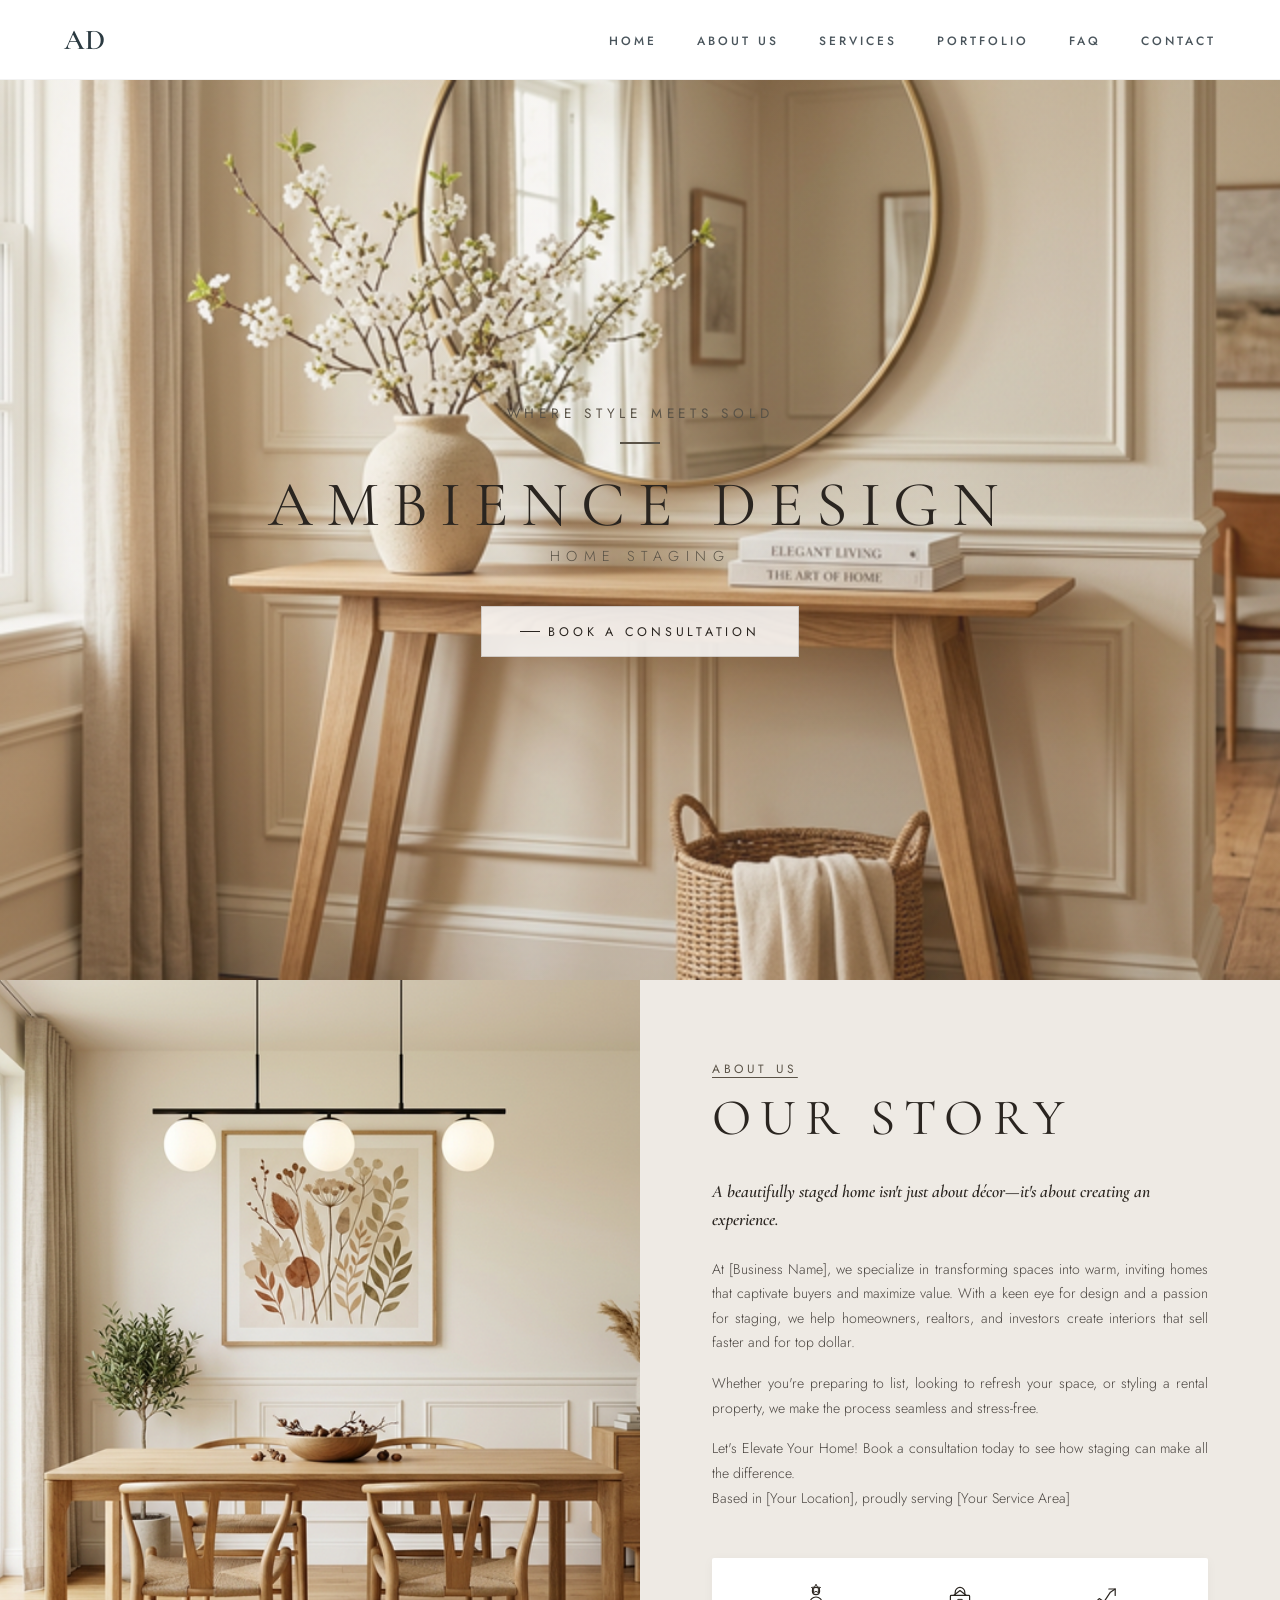
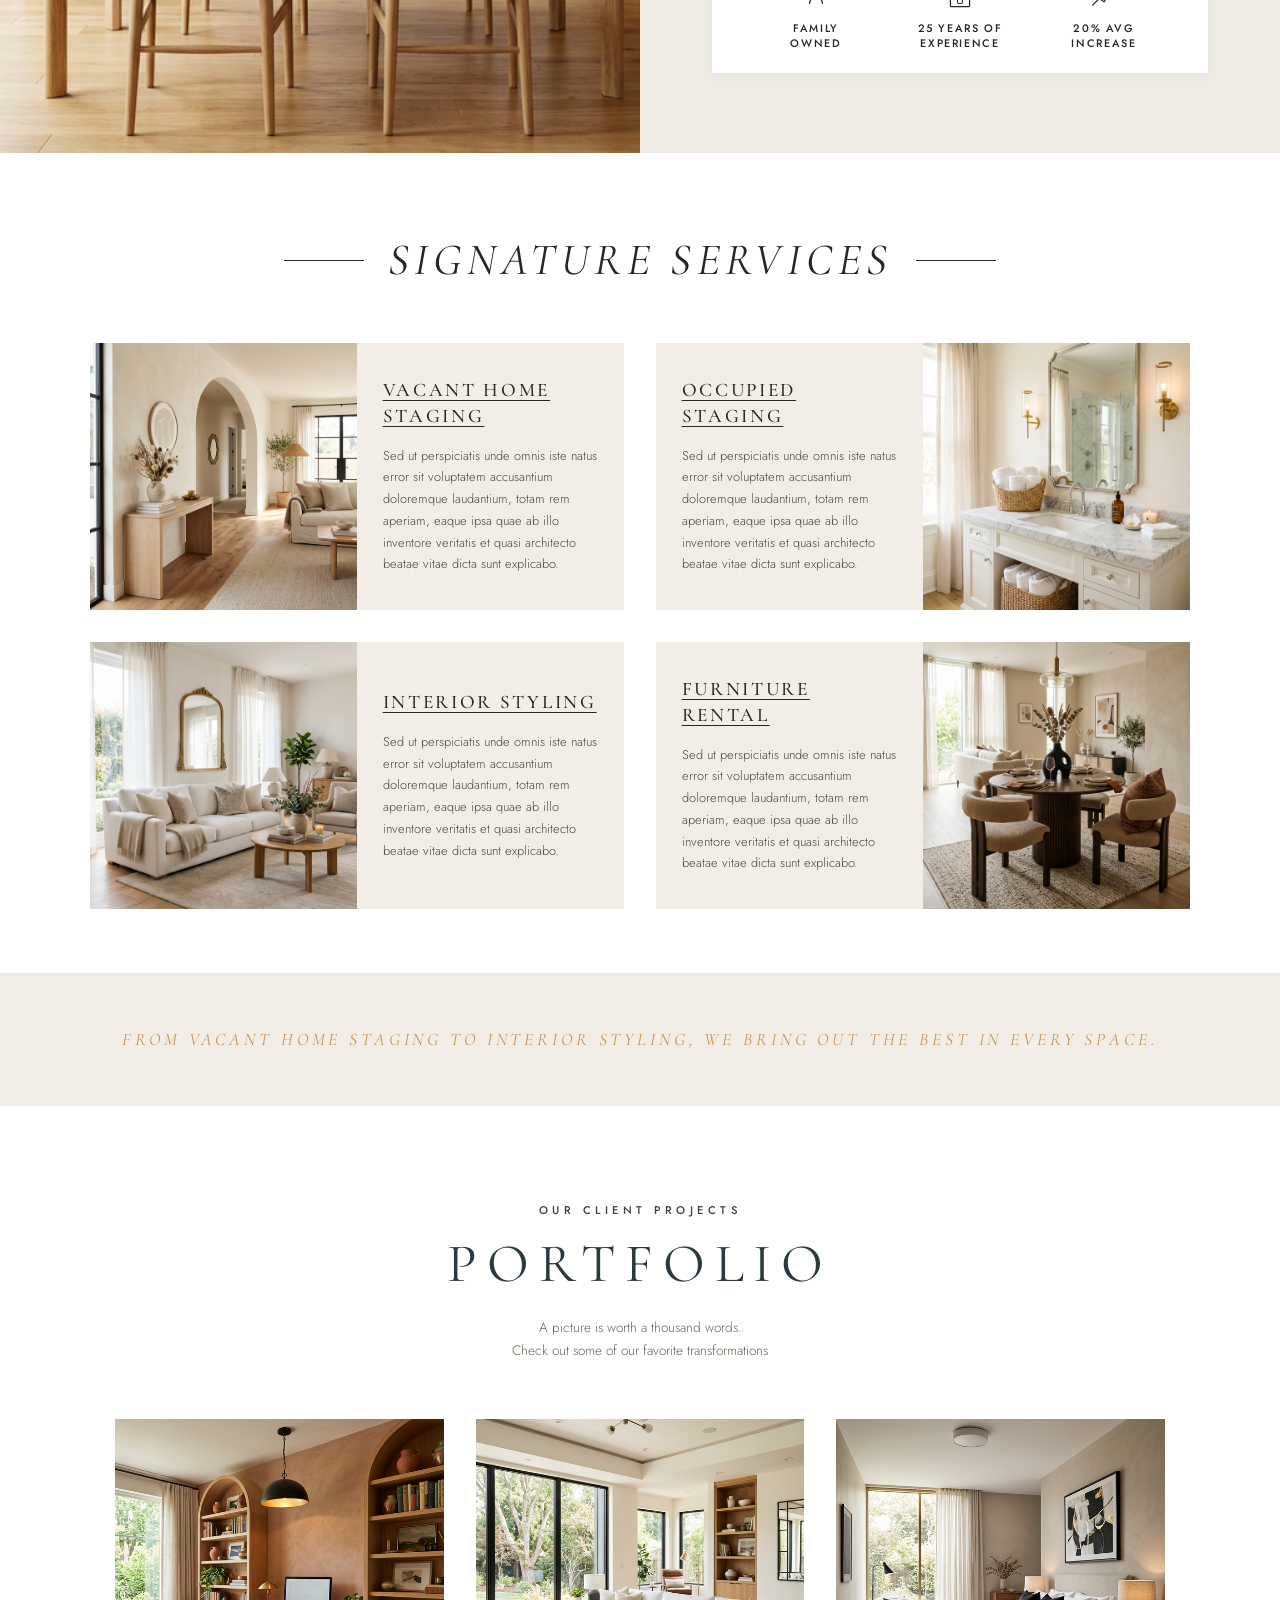
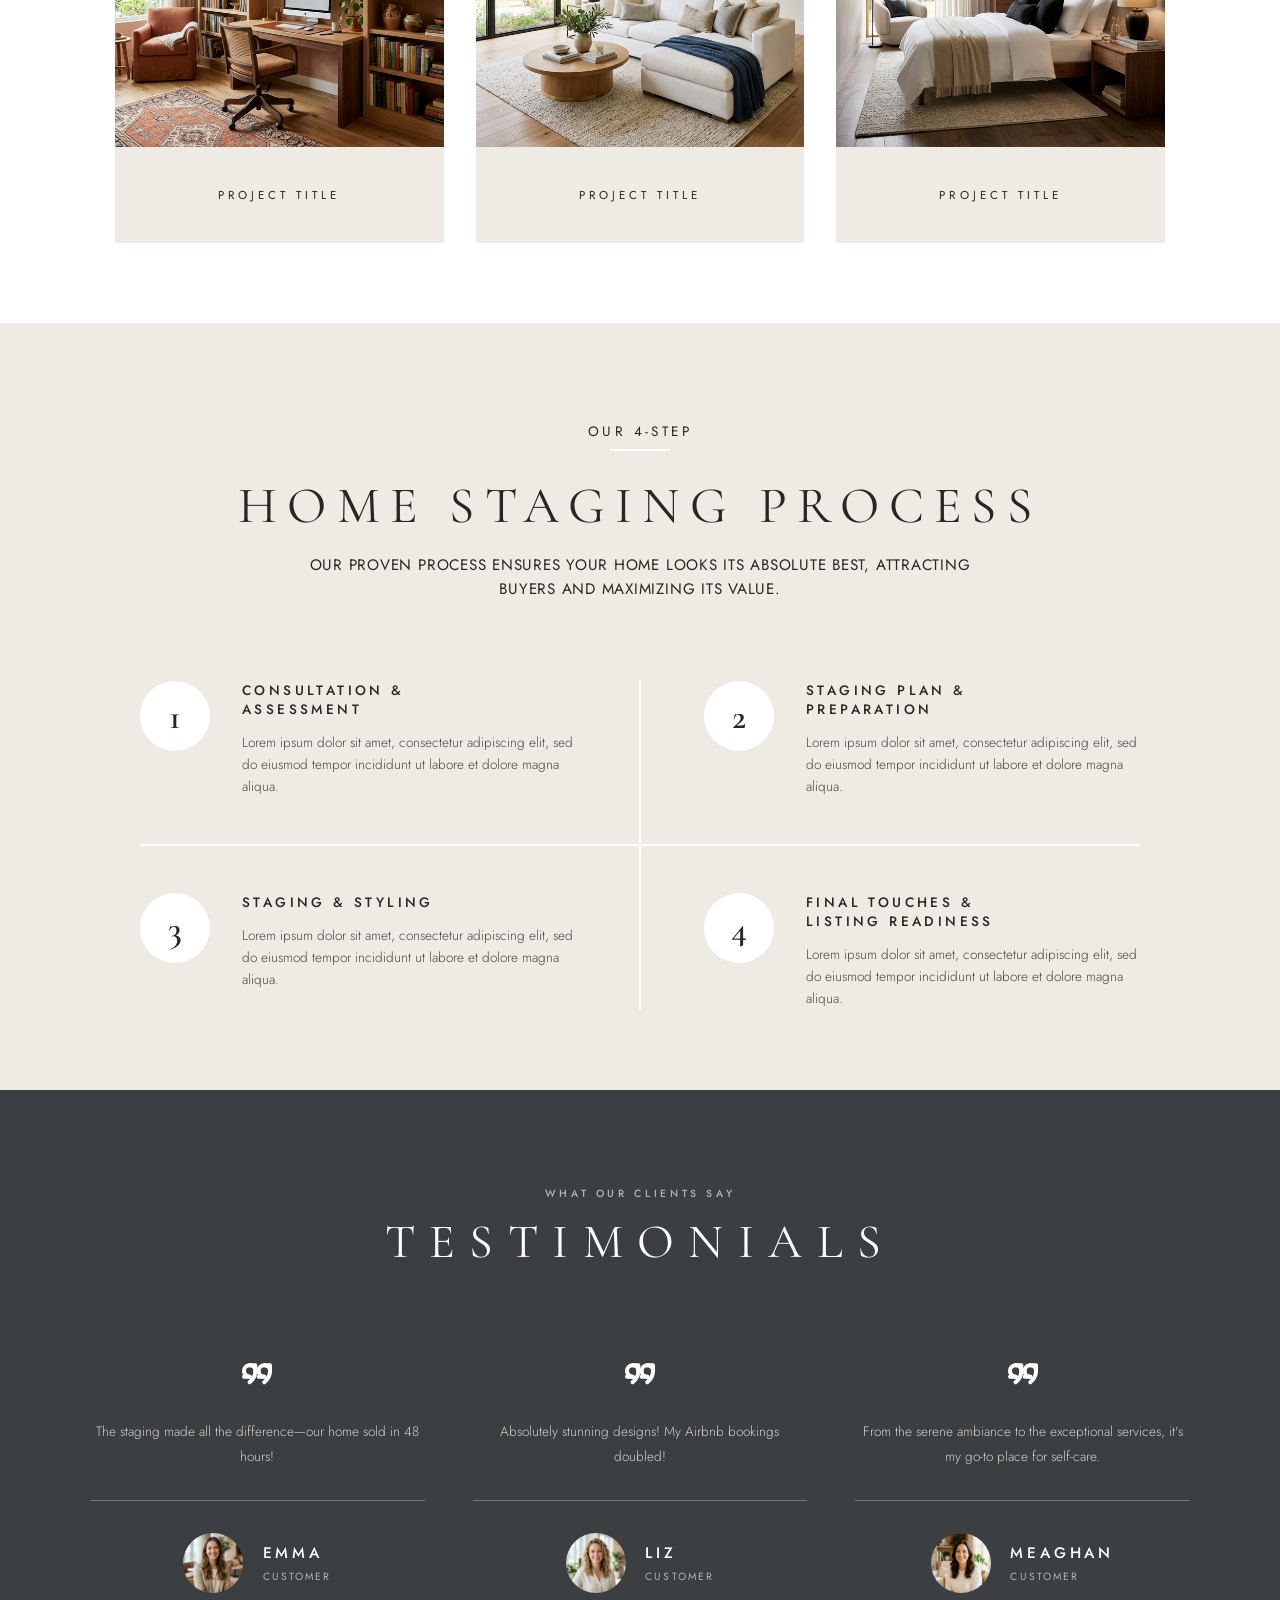
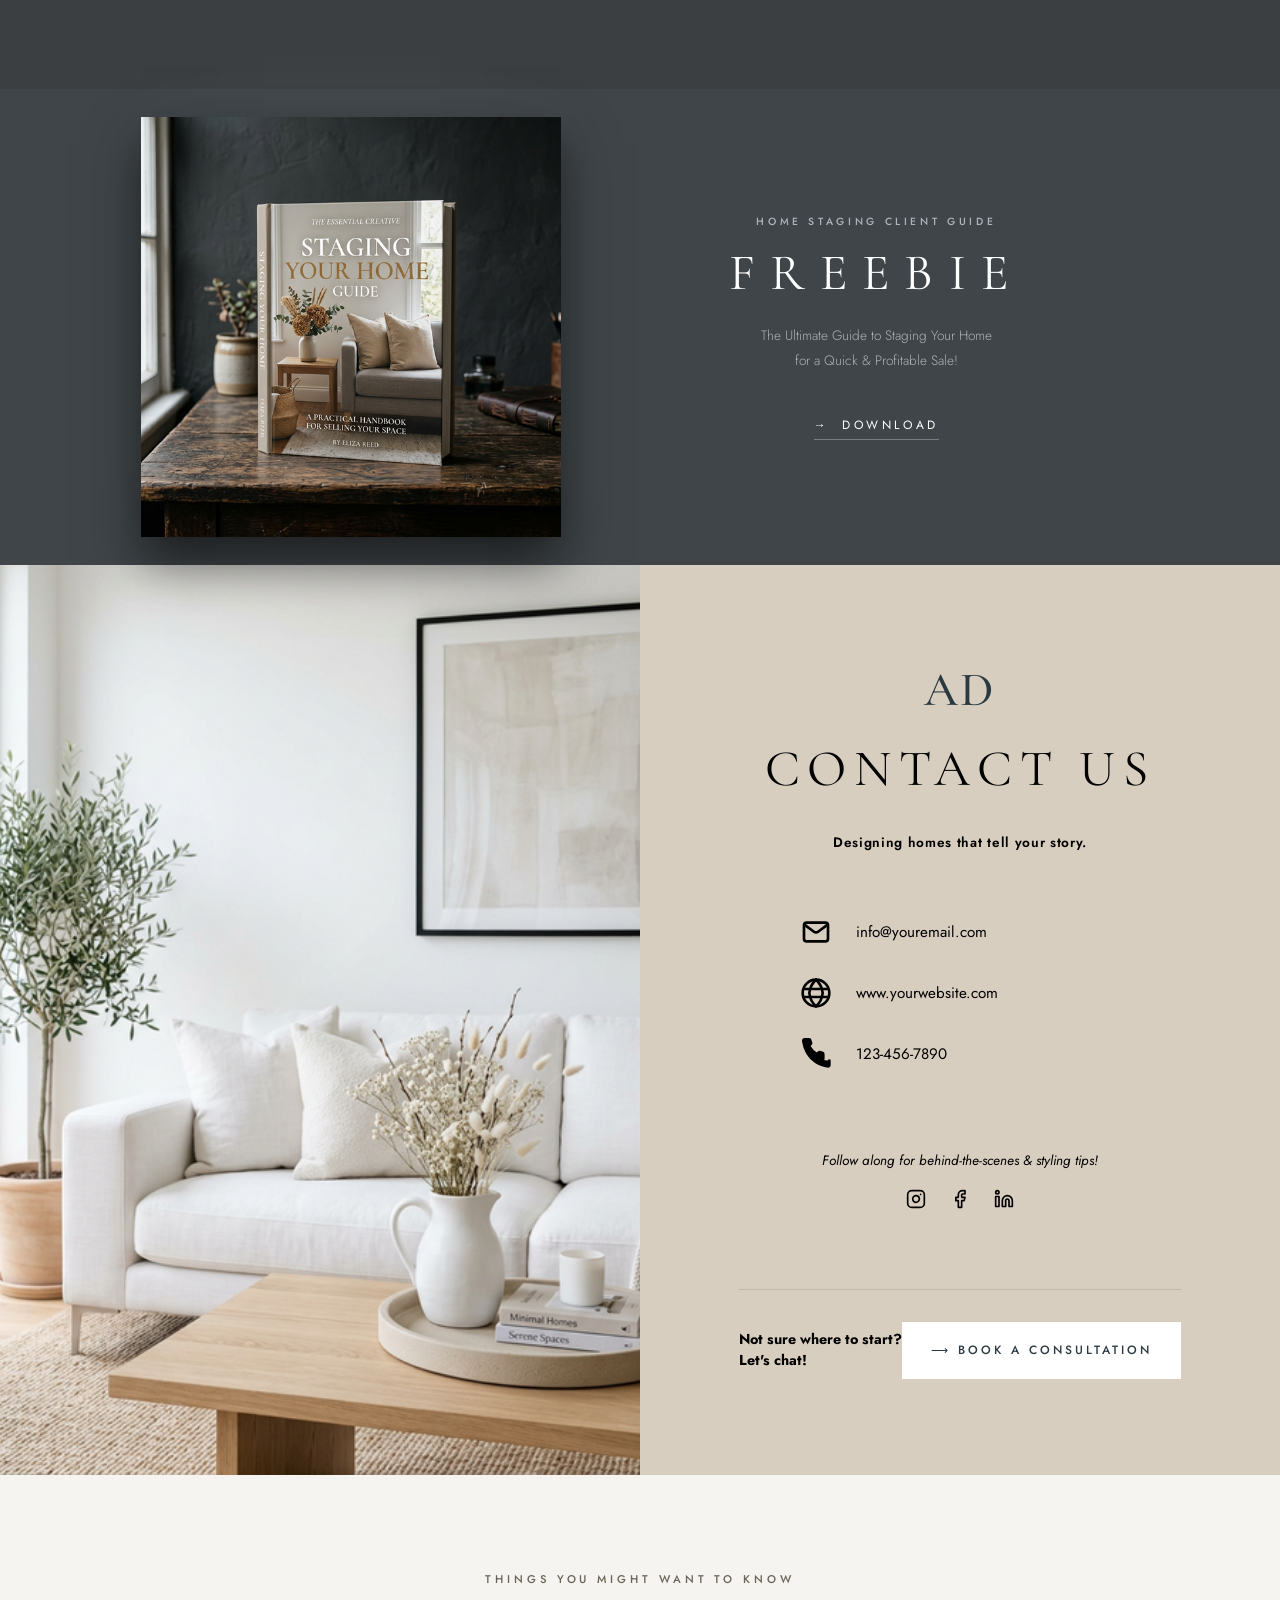
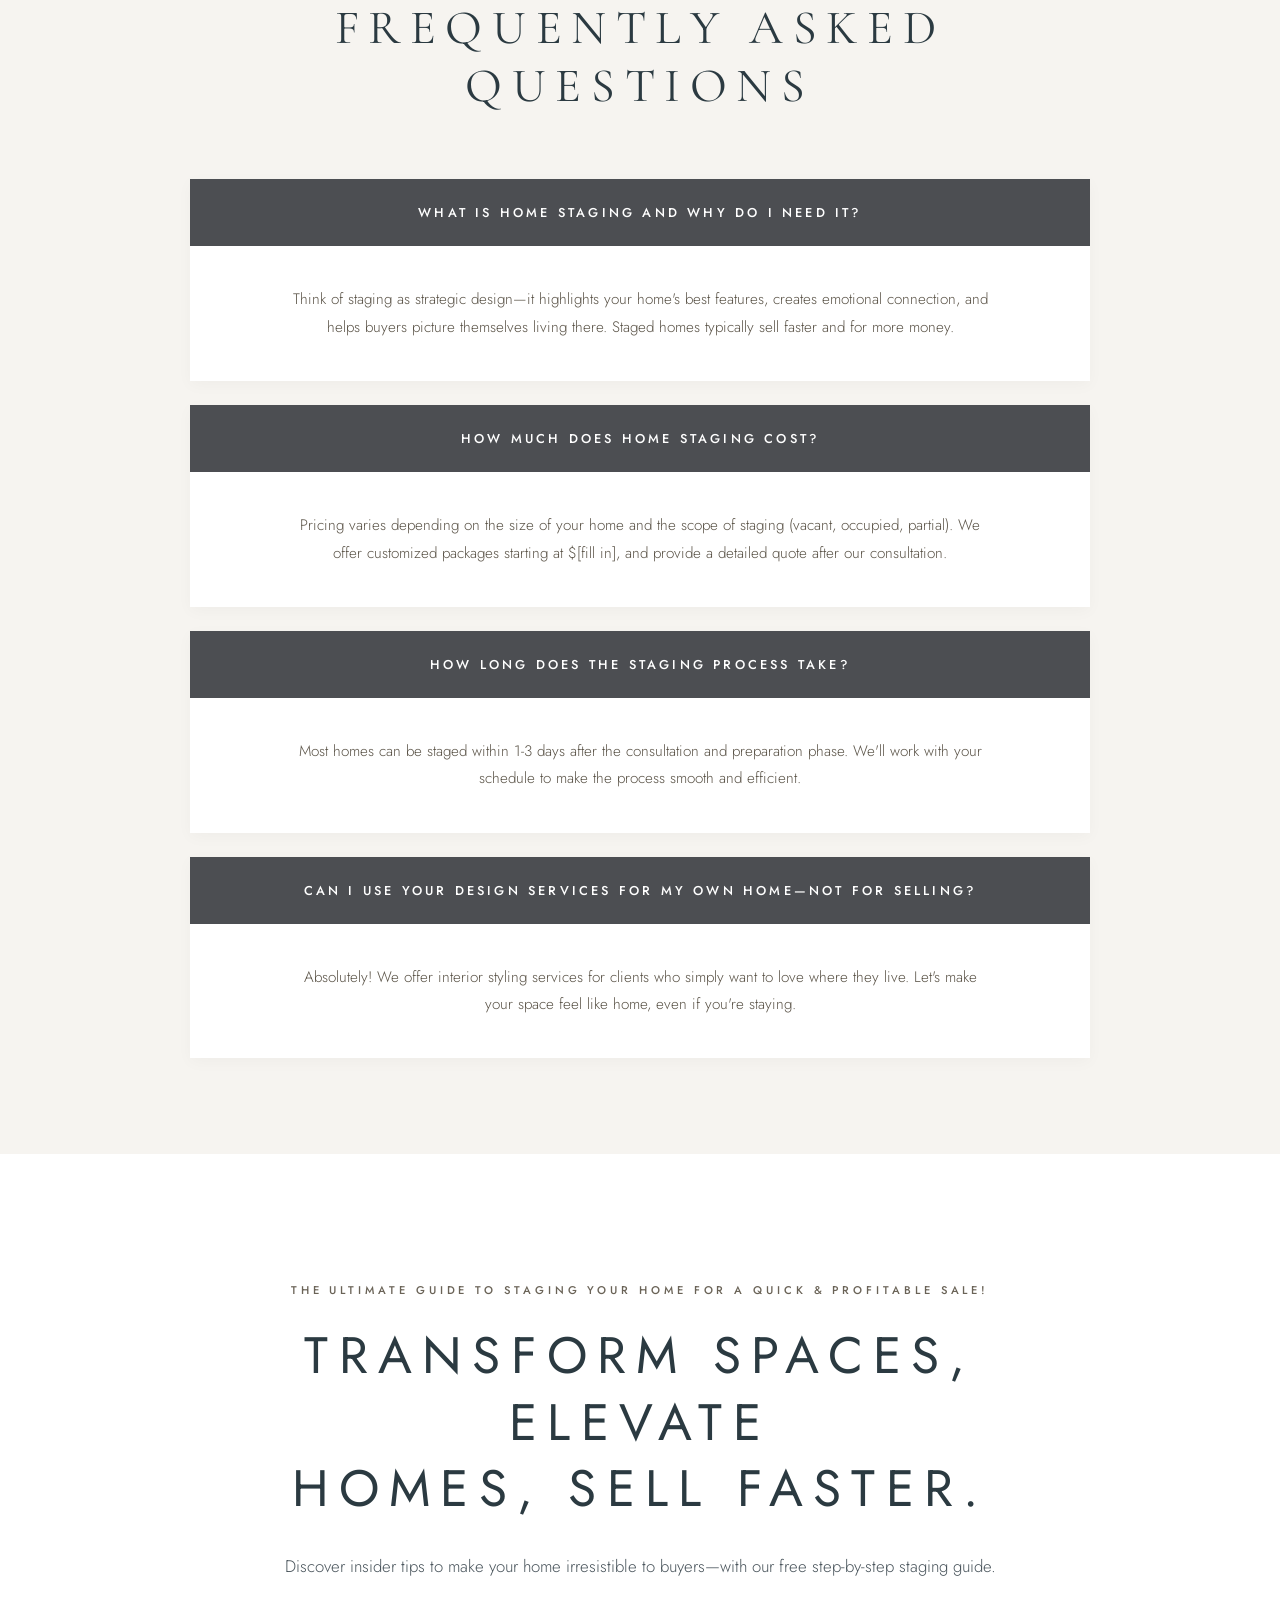
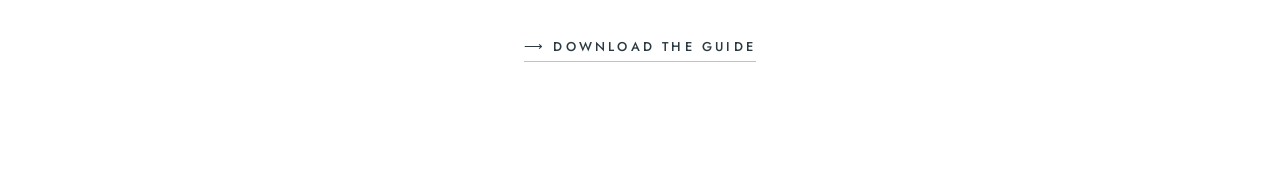
<file: index.html>
<!DOCTYPE html>
<html lang="en">
<head>
  <meta charset="UTF-8">
  <meta name="viewport" content="width=device-width, initial-scale=1.0">
  <meta name="description" content="Ambience Design — Premium home staging services. Where style meets sold.">
  <title>Ambience Design | Home Staging</title>
  <link rel="stylesheet" href="styles.css">
</head>
<body>

  <!-- ========== Header Navigation ========== -->
  <header class="header">
    <div class="header__container">
      <div class="header__logo">
        <a href="index.html">AD</a>
      </div>
      <nav class="header__nav">
        <ul class="header__menu">
          <li><a href="index.html" class="header__link">Home</a></li>
          <li><a href="about.html" class="header__link">About Us</a></li>
          <li><a href="services.html" class="header__link">Services</a></li>
          <li><a href="portfolio.html" class="header__link">Portfolio</a></li>
          <li><a href="faq.html" class="header__link">FAQ</a></li>
          <li><a href="contact.html" class="header__link">Contact</a></li>
        </ul>
      </nav>
      <!-- Mobile Menu Toggle -->
      <button class="header__mobile-btn" id="mobile-menu-btn" aria-label="Toggle Menu">
        <span></span>
        <span></span>
        <span></span>
      </button>
    </div>
  </header>

  <!-- ========== Off-Canvas Mobile Menu ========== -->
  <div class="mobile-menu" id="mobile-menu">
    <div class="mobile-menu__overlay" id="mobile-menu-overlay"></div>
    <div class="mobile-menu__content">
      <button class="mobile-menu__close" id="mobile-menu-close" aria-label="Close Menu">&times;</button>
      <ul class="mobile-menu__list">
        <li><a href="index.html" class="mobile-menu__link">Home</a></li>
        <li><a href="about.html" class="mobile-menu__link">About Us</a></li>
        <li><a href="services.html" class="mobile-menu__link">Services</a></li>
        <li><a href="portfolio.html" class="mobile-menu__link">Portfolio</a></li>
        <li><a href="faq.html" class="mobile-menu__link">FAQ</a></li>
        <li><a href="contact.html" class="mobile-menu__link">Contact</a></li>
      </ul>
    </div>
  </div>

  <!-- ========== Hero Section ========== -->
  <section class="hero" id="hero">
    <div class="hero__background">
      <img src="images/hero-bg.png" alt="Elegantly staged console table with vase and mirror in a warm minimalist interior">
    </div>
    <div class="hero__overlay"></div>
    <div class="hero__content">
      <p class="hero__tagline">Where Style Meets Sold</p>
      <div class="hero__divider" aria-hidden="true"></div>
      <h1 class="hero__title">Ambience Design</h1>
      <p class="hero__subtitle">Home Staging</p>
      <a href="contact.html" class="hero__cta" id="cta-book-consultation">Book a Consultation</a>
    </div>
  </section>

  <!-- ========== About / Our Story Section ========== -->
  <section class="about" id="about">
    <div class="about__container">

      <!-- Left: Image -->
      <div class="about__image-col">
        <img src="images/about-bg.png" alt="Minimalist dining room with pendant lighting and botanical art" class="about__image">
      </div>

      <!-- Right: Text -->
      <div class="about__text-col">
        <p class="about__label">About Us</p>
        <h2 class="about__heading">Our Story</h2>

        <p class="about__lead">
          A beautifully staged home isn't just about décor—it's about creating an experience.
        </p>

        <p class="about__body">
          At [Business Name], we specialize in transforming spaces into warm, inviting homes that captivate buyers and maximize value. With a keen eye for design and a passion for staging, we help homeowners, realtors, and investors create interiors that sell faster and for top dollar.
        </p>

        <p class="about__body">
          Whether you're preparing to list, looking to refresh your space, or styling a rental property, we make the process seamless and stress-free.
        </p>

        <p class="about__body">
          Let's Elevate Your Home! Book a consultation today to see how staging can make all the difference.<br>
          Based in [Your Location], proudly serving [Your Service Area]
        </p>

        <!-- Stats Bar -->
        <div class="about__stats">
          <div class="about__stat">
            <svg class="about__stat-icon" viewBox="0 0 40 40" fill="none" xmlns="http://www.w3.org/2000/svg">
              <path d="M20 8C17.5 8 15.5 10 15.5 12.5C15.5 15 17.5 17 20 17C22.5 17 24.5 15 24.5 12.5C24.5 10 22.5 8 20 8Z" stroke="#2a2520" stroke-width="1.5"/>
              <path d="M12 28C12 23.6 15.6 20 20 20C24.4 20 28 23.6 28 28" stroke="#2a2520" stroke-width="1.5" stroke-linecap="round"/>
              <path d="M20 4L21.8 7.5L25.7 8.1L22.8 10.9L23.5 14.8L20 12.9L16.5 14.8L17.2 10.9L14.3 8.1L18.2 7.5L20 4Z" stroke="#2a2520" stroke-width="1.2" fill="none"/>
            </svg>
            <span class="about__stat-text">Family<br>Owned</span>
          </div>
          <div class="about__stat">
            <svg class="about__stat-icon" viewBox="0 0 40 40" fill="none" xmlns="http://www.w3.org/2000/svg">
              <rect x="8" y="18" width="24" height="14" rx="1" stroke="#2a2520" stroke-width="1.5"/>
              <path d="M14 18V14C14 10.7 16.7 8 20 8C23.3 8 26 10.7 26 14V18" stroke="#2a2520" stroke-width="1.5"/>
              <path d="M12 18L20 12L28 18" stroke="#2a2520" stroke-width="1.5" stroke-linecap="round" stroke-linejoin="round"/>
              <rect x="17" y="23" width="6" height="5" rx="0.5" stroke="#2a2520" stroke-width="1.2"/>
            </svg>
            <span class="about__stat-text">25 Years of<br>Experience</span>
          </div>
          <div class="about__stat">
            <svg class="about__stat-icon" viewBox="0 0 40 40" fill="none" xmlns="http://www.w3.org/2000/svg">
              <polyline points="6,30 14,22 20,26 28,14 34,10" stroke="#2a2520" stroke-width="1.5" fill="none" stroke-linecap="round" stroke-linejoin="round"/>
              <polyline points="26,10 34,10 34,18" stroke="#2a2520" stroke-width="1.5" fill="none" stroke-linecap="round" stroke-linejoin="round"/>
            </svg>
            <span class="about__stat-text">20% Avg<br>Increase</span>
          </div>
        </div>

      </div>
    </div>
  </section>

  <!-- ========== Signature Services Section ========== -->
  <section class="services" id="services">

    <!-- Section Header -->
    <div class="services__header">
      <span class="services__header-line" aria-hidden="true"></span>
      <h2 class="services__title">Signature Services</h2>
      <span class="services__header-line" aria-hidden="true"></span>
    </div>

    <!-- Services Grid -->
    <div class="services__grid">

      <!-- Card 1: Vacant Home Staging (image left, text right) -->
      <div class="services__card">
        <div class="services__card-image">
          <img src="images/service-vacant.png" alt="Beautifully staged vacant living room with arched doorway">
        </div>
        <div class="services__card-text">
          <h3 class="services__card-title">Vacant Home<br>Staging</h3>
          <p class="services__card-body">Sed ut perspiciatis unde omnis iste natus error sit voluptatem accusantium doloremque laudantium, totam rem aperiam, eaque ipsa quae ab illo inventore veritatis et quasi architecto beatae vitae dicta sunt explicabo.</p>
        </div>
      </div>

      <!-- Card 2: Occupied Staging (image left, text right) -->
      <div class="services__card">
        <div class="services__card-image">
          <img src="images/service-occupied.png" alt="Elegant bathroom vanity with marble countertop">
        </div>
        <div class="services__card-text">
          <h3 class="services__card-title">Occupied Staging</h3>
          <p class="services__card-body">Sed ut perspiciatis unde omnis iste natus error sit voluptatem accusantium doloremque laudantium, totam rem aperiam, eaque ipsa quae ab illo inventore veritatis et quasi architecto beatae vitae dicta sunt explicabo.</p>
        </div>
      </div>

      <!-- Card 3: Interior Styling (image left, text right) -->
      <div class="services__card">
        <div class="services__card-image">
          <img src="images/service-styling.png" alt="Bright living room with white sofa and natural light">
        </div>
        <div class="services__card-text">
          <h3 class="services__card-title">Interior Styling</h3>
          <p class="services__card-body">Sed ut perspiciatis unde omnis iste natus error sit voluptatem accusantium doloremque laudantium, totam rem aperiam, eaque ipsa quae ab illo inventore veritatis et quasi architecto beatae vitae dicta sunt explicabo.</p>
        </div>
      </div>

      <!-- Card 4: Furniture Rental (image left, text right) -->
      <div class="services__card">
        <div class="services__card-image">
          <img src="images/service-furniture.png" alt="Premium round dining table with sculptural chairs">
        </div>
        <div class="services__card-text">
          <h3 class="services__card-title">Furniture<br>Rental</h3>
          <p class="services__card-body">Sed ut perspiciatis unde omnis iste natus error sit voluptatem accusantium doloremque laudantium, totam rem aperiam, eaque ipsa quae ab illo inventore veritatis et quasi architecto beatae vitae dicta sunt explicabo.</p>
        </div>
      </div>

    </div>

  </section>

  <!-- ========== Tagline Banner ========== -->
  <section class="tagline-banner">
    <p>FROM VACANT HOME STAGING TO INTERIOR STYLING, WE BRING OUT THE BEST IN EVERY SPACE.</p>
  </section>

  <!-- ========== Portfolio Section ========== -->
  <section class="portfolio" id="portfolio">

    <!-- Header -->
    <p class="portfolio__label">Our Client Projects</p>
    <h2 class="portfolio__heading">Portfolio</h2>
    <p class="portfolio__subtitle">
      A picture is worth a thousand words.<br>
      Check out some of our favorite transformations
    </p>

    <!-- Projects Grid -->
    <div class="portfolio__grid">
      <div class="portfolio__card">
        <div class="portfolio__card-image">
          <img src="images/portfolio-1.png" alt="Warm modern home office with arched shelving">
        </div>
        <p class="portfolio__card-title">Project Title</p>
      </div>
      <div class="portfolio__card">
        <div class="portfolio__card-image">
          <img src="images/portfolio-2.png" alt="Bright contemporary living room with white sofa">
        </div>
        <p class="portfolio__card-title">Project Title</p>
      </div>
      <div class="portfolio__card">
        <div class="portfolio__card-image">
          <img src="images/portfolio-3.png" alt="Luxurious modern bedroom with elegant staging">
        </div>
        <p class="portfolio__card-title">Project Title</p>
      </div>
    </div>
  </section>

  <!-- ========== Process Section ========== -->
  <section class="process" id="process">
    <div class="process__container">

      <!-- Section Header -->
      <div class="process__header">
        <p class="process__label">Our 4-Step</p>
        <div class="process__label-line" aria-hidden="true"></div>
        <h2 class="process__title">Home Staging Process</h2>
        <p class="process__subtitle">
          Our proven process ensures your home looks its absolute best, attracting buyers and maximizing its value.
        </p>
      </div>

      <!-- Process Grid -->
      <div class="process__grid">

        <!-- Step 1 -->
        <div class="process__step">
          <div class="process__number">1</div>
          <div class="process__content">
            <h3 class="process__step-title">Consultation &amp;<br>Assessment</h3>
            <p class="process__step-body">Lorem ipsum dolor sit amet, consectetur adipiscing elit, sed do eiusmod tempor incididunt ut labore et dolore magna aliqua.</p>
          </div>
        </div>

        <!-- Step 2 -->
        <div class="process__step">
          <div class="process__number">2</div>
          <div class="process__content">
            <h3 class="process__step-title">Staging Plan &amp;<br>Preparation</h3>
            <p class="process__step-body">Lorem ipsum dolor sit amet, consectetur adipiscing elit, sed do eiusmod tempor incididunt ut labore et dolore magna aliqua.</p>
          </div>
        </div>

        <!-- Step 3 -->
        <div class="process__step">
          <div class="process__number">3</div>
          <div class="process__content">
            <h3 class="process__step-title">Staging &amp; Styling</h3>
            <p class="process__step-body">Lorem ipsum dolor sit amet, consectetur adipiscing elit, sed do eiusmod tempor incididunt ut labore et dolore magna aliqua.</p>
          </div>
        </div>

        <!-- Step 4 -->
        <div class="process__step">
          <div class="process__number">4</div>
          <div class="process__content">
            <h3 class="process__step-title">Final Touches &amp;<br>Listing Readiness</h3>
            <p class="process__step-body">Lorem ipsum dolor sit amet, consectetur adipiscing elit, sed do eiusmod tempor incididunt ut labore et dolore magna aliqua.</p>
          </div>
        </div>

      </div>

    </div>
  </section>

  <!-- ========== Testimonials Section ========== -->
  <section class="testimonials" id="testimonials">
    <div class="testimonials__container">

      <!-- Section Header -->
      <div class="testimonials__header">
        <p class="testimonials__label">What Our Clients Say</p>
        <h2 class="testimonials__title">Testimonials</h2>
      </div>

      <!-- Testimonials Grid -->
      <div class="testimonials__grid">

        <!-- Testimonial 1 -->
        <div class="testimonial__card">
          <!-- Quote Icon -->
          <svg class="testimonial__quote-icon" viewBox="0 0 44 44" fill="none" xmlns="http://www.w3.org/2000/svg">
            <path d="M14.6667 25.6667C11.537 25.6667 9 23.1297 9 20C9 16.8703 11.537 14.3333 14.6667 14.3333C17.7963 14.3333 20.3333 16.8703 20.3333 20C20.3333 24.5817 18.0943 28.535 14.6667 31.1667" stroke="white" stroke-width="4" stroke-linecap="round" stroke-linejoin="round"/>
            <path d="M29.3333 25.6667C26.2037 25.6667 23.6667 23.1297 23.6667 20C23.6667 16.8703 26.2037 14.3333 29.3333 14.3333C32.463 14.3333 35 16.8703 35 20C35 24.5817 32.761 28.535 29.3333 31.1667" stroke="white" stroke-width="4" stroke-linecap="round" stroke-linejoin="round"/>
            <path d="M14.6667 25.6667H9" stroke="white" stroke-width="4" stroke-linecap="round" stroke-linejoin="round"/>
            <path d="M29.3333 25.6667H23.6667" stroke="white" stroke-width="4" stroke-linecap="round" stroke-linejoin="round"/>
            <path d="M20.3333 20V14.3333H14.6667" stroke="white" stroke-width="4" stroke-linecap="round" stroke-linejoin="round"/>
            <path d="M35 20V14.3333H29.3333" stroke="white" stroke-width="4" stroke-linecap="round" stroke-linejoin="round"/>
          </svg>
          
          <p class="testimonial__text">The staging made all the difference—our home sold in 48 hours!</p>
          
          <div class="testimonial__divider" aria-hidden="true"></div>
          
          <div class="testimonial__author">
            <img src="images/avatar-1.png" alt="Emma" class="testimonial__avatar">
            <div class="testimonial__author-info">
              <h4 class="testimonial__author-name">Emma</h4>
              <p class="testimonial__author-title">Customer</p>
            </div>
          </div>
        </div>

        <!-- Testimonial 2 -->
        <div class="testimonial__card">
          <!-- Quote Icon -->
          <svg class="testimonial__quote-icon" viewBox="0 0 44 44" fill="none" xmlns="http://www.w3.org/2000/svg">
            <path d="M14.6667 25.6667C11.537 25.6667 9 23.1297 9 20C9 16.8703 11.537 14.3333 14.6667 14.3333C17.7963 14.3333 20.3333 16.8703 20.3333 20C20.3333 24.5817 18.0943 28.535 14.6667 31.1667" stroke="white" stroke-width="4" stroke-linecap="round" stroke-linejoin="round"/>
            <path d="M29.3333 25.6667C26.2037 25.6667 23.6667 23.1297 23.6667 20C23.6667 16.8703 26.2037 14.3333 29.3333 14.3333C32.463 14.3333 35 16.8703 35 20C35 24.5817 32.761 28.535 29.3333 31.1667" stroke="white" stroke-width="4" stroke-linecap="round" stroke-linejoin="round"/>
            <path d="M14.6667 25.6667H9" stroke="white" stroke-width="4" stroke-linecap="round" stroke-linejoin="round"/>
            <path d="M29.3333 25.6667H23.6667" stroke="white" stroke-width="4" stroke-linecap="round" stroke-linejoin="round"/>
            <path d="M20.3333 20V14.3333H14.6667" stroke="white" stroke-width="4" stroke-linecap="round" stroke-linejoin="round"/>
            <path d="M35 20V14.3333H29.3333" stroke="white" stroke-width="4" stroke-linecap="round" stroke-linejoin="round"/>
          </svg>
          
          <p class="testimonial__text">Absolutely stunning designs! My Airbnb bookings doubled!</p>
          
          <div class="testimonial__divider" aria-hidden="true"></div>
          
          <div class="testimonial__author">
            <img src="images/avatar-2.png" alt="Liz" class="testimonial__avatar">
            <div class="testimonial__author-info">
              <h4 class="testimonial__author-name">Liz</h4>
              <p class="testimonial__author-title">Customer</p>
            </div>
          </div>
        </div>

        <!-- Testimonial 3 -->
        <div class="testimonial__card">
          <!-- Quote Icon -->
          <svg class="testimonial__quote-icon" viewBox="0 0 44 44" fill="none" xmlns="http://www.w3.org/2000/svg">
            <path d="M14.6667 25.6667C11.537 25.6667 9 23.1297 9 20C9 16.8703 11.537 14.3333 14.6667 14.3333C17.7963 14.3333 20.3333 16.8703 20.3333 20C20.3333 24.5817 18.0943 28.535 14.6667 31.1667" stroke="white" stroke-width="4" stroke-linecap="round" stroke-linejoin="round"/>
            <path d="M29.3333 25.6667C26.2037 25.6667 23.6667 23.1297 23.6667 20C23.6667 16.8703 26.2037 14.3333 29.3333 14.3333C32.463 14.3333 35 16.8703 35 20C35 24.5817 32.761 28.535 29.3333 31.1667" stroke="white" stroke-width="4" stroke-linecap="round" stroke-linejoin="round"/>
            <path d="M14.6667 25.6667H9" stroke="white" stroke-width="4" stroke-linecap="round" stroke-linejoin="round"/>
            <path d="M29.3333 25.6667H23.6667" stroke="white" stroke-width="4" stroke-linecap="round" stroke-linejoin="round"/>
            <path d="M20.3333 20V14.3333H14.6667" stroke="white" stroke-width="4" stroke-linecap="round" stroke-linejoin="round"/>
            <path d="M35 20V14.3333H29.3333" stroke="white" stroke-width="4" stroke-linecap="round" stroke-linejoin="round"/>
          </svg>
          
          <p class="testimonial__text">From the serene ambiance to the exceptional services, it's my go-to place for self-care.</p>
          
          <div class="testimonial__divider" aria-hidden="true"></div>
          
          <div class="testimonial__author">
            <img src="images/avatar-3.png" alt="Meaghan" class="testimonial__avatar">
            <div class="testimonial__author-info">
              <h4 class="testimonial__author-name">Meaghan</h4>
              <p class="testimonial__author-title">Customer</p>
            </div>
          </div>
        </div>

      </div>

    </div>
  </section>

  <!-- ========== Freebie / Guide Section ========== -->
  <section class="freebie" id="freebie">
    <div class="freebie__container">

      <!-- Left: Book Mockup Image -->
      <div class="freebie__image-col">
        <img src="images/guide-square.png" alt="Staging Your Home Guide book sitting on a desk" class="freebie__book">
      </div>

      <!-- Right: Text + CTA -->
      <div class="freebie__text-col">
        <p class="freebie__label">Home Staging Client Guide</p>
        <h2 class="freebie__heading">Freebie</h2>
        <p class="freebie__description">
          The Ultimate Guide to Staging Your Home<br>
          for a Quick &amp; Profitable Sale!
        </p>
        <a href="#" class="freebie__cta" id="cta-download-guide">
          <span class="freebie__cta-arrow">→</span> Download
        </a>
      </div>

    </div>
  </section>

  <!-- ========== Contact Us Section ========== -->
  <section class="contact" id="contact">
    <div class="contact__container">
      
      <!-- Left: Image -->
      <div class="contact__image-col">
        <img src="images/contact-bg.png" alt="Bright elegant living room setting">
      </div>

      <!-- Right: Info Details -->
      <div class="contact__info-col">
        <div class="contact__info-content">
          <p class="contact__logo-mark">AD</p>
          <h2 class="contact__title">Contact Us</h2>
          <p class="contact__tagline">Designing homes that tell your story.</p>
          
          <ul class="contact__details">
            <li>
              <svg class="contact__icon" viewBox="0 0 24 24" fill="none" xmlns="http://www.w3.org/2000/svg"><path d="M4 7.00005L10.2 11.65C11.2667 12.45 12.7333 12.45 13.8 11.65L20 7" stroke="currentColor" stroke-width="2" stroke-linecap="round" stroke-linejoin="round"/><rect x="3" y="5" width="18" height="14" rx="2" stroke="currentColor" stroke-width="2" stroke-linecap="round"/></svg>
              <span>info@youremail.com</span>
            </li>
            <li>
              <svg class="contact__icon" viewBox="0 0 24 24" fill="none" xmlns="http://www.w3.org/2000/svg"><circle cx="12" cy="12" r="10" stroke="currentColor" stroke-width="2"/><path d="M12 2A15.3 15.3 0 0 1 17 12A15.3 15.3 0 0 1 12 22A15.3 15.3 0 0 1 7 12A15.3 15.3 0 0 1 12 2Z" stroke="currentColor" stroke-width="2"/><path d="M2.5 9H21.5M2.5 15H21.5" stroke="currentColor" stroke-width="2"/></svg>
              <span>www.yourwebsite.com</span>
            </li>
            <li>
              <svg class="contact__icon" viewBox="0 0 24 24" fill="none" xmlns="http://www.w3.org/2000/svg"><path d="M22 16.92V20.4132C22 20.9168 21.5303 21.3323 21.026 21.284C17.6974 20.9575 14.5422 19.8242 11.8385 18.0002C9.31758 16.3274 7.20268 14.1207 5.6133 11.5161C3.89635 8.70776 2.82283 5.43867 2.50853 1.99042C2.45934 1.45899 2.89886 1 3.43575 1H6.77258C7.22851 1 7.625 1.35032 7.71261 1.80214C7.82397 2.3768 7.97906 2.93664 8.17387 3.47568C8.30397 3.83582 8.21636 4.24941 7.95405 4.5204L6.68069 5.83574C8.12563 8.46823 10.3013 10.7226 12.8398 12.2151L14.0772 10.8996C14.3395 10.6286 14.739 10.5379 15.086 10.6726C15.6053 10.8744 16.1436 11.0347 16.6967 11.1498C17.1328 11.2405 17.464 11.6508 17.464 12.1221V15.5866C17.464 16.0901 17.0094 16.5057 16.505 16.4574" stroke="currentColor" stroke-width="2" stroke-linecap="round" stroke-linejoin="round" fill="currentColor"/></svg>
              <span>123-456-7890</span>
            </li>
          </ul>

          <div class="contact__social">
            <p>Follow along for behind-the-scenes &amp; styling tips!</p>
            <div class="contact__social-icons">
              <a href="#" aria-label="Instagram">
                <!-- Instagram Icon -->
                <svg viewBox="0 0 24 24" fill="none" stroke="currentColor" stroke-width="2" stroke-linecap="round" stroke-linejoin="round"><rect x="2" y="2" width="20" height="20" rx="5" ry="5"></rect><path d="M16 11.37A4 4 0 1 1 12.63 8 4 4 0 0 1 16 11.37z"></path><line x1="17.5" y1="6.5" x2="17.51" y2="6.5"></line></svg>
              </a>
              <a href="#" aria-label="Facebook">
                <!-- Facebook Icon -->
                <svg viewBox="0 0 24 24" fill="none" stroke="currentColor" stroke-width="2" stroke-linecap="round" stroke-linejoin="round"><path d="M18 2h-3a5 5 0 0 0-5 5v3H7v4h3v8h4v-8h3l1-4h-4V7a1 1 0 0 1 1-1h3z"></path></svg>
              </a>
              <a href="#" aria-label="LinkedIn">
                <!-- LinkedIn Icon -->
                <svg viewBox="0 0 24 24" fill="none" stroke="currentColor" stroke-width="2" stroke-linecap="round" stroke-linejoin="round"><path d="M16 8a6 6 0 0 1 6 6v7h-4v-7a2 2 0 0 0-2-2 2 2 0 0 0-2 2v7h-4v-7a6 6 0 0 1 6-6z"></path><rect x="2" y="9" width="4" height="12"></rect><circle cx="4" cy="4" r="2"></circle></svg>
              </a>
            </div>
          </div>

          <div class="contact__bottom-cta">
            <div class="contact__bottom-text">
              <p><strong>Not sure where to start?</strong></p>
              <p><strong>Let's chat!</strong></p>
            </div>
            <a href="contact.html" class="contact__book-btn">⟶ BOOK A CONSULTATION</a>
          </div>
        </div>
      </div>
    </div>
  </section>

  <!-- ========== FAQ Section ========== -->
  <section class="faq" id="faq">
    <div class="faq__container">
      <div class="faq__header">
        <p class="faq__label">Things you might want to know</p>
        <h2 class="faq__title">Frequently Asked Questions</h2>
      </div>

      <div class="faq__list">
        <!-- FAQ Item 1 -->
        <div class="faq__item">
          <div class="faq__question">
            <h3>What is home staging and why do I need it?</h3>
          </div>
          <div class="faq__answer">
            <p>Think of staging as strategic design—it highlights your home's best features, creates emotional connection, and helps buyers picture themselves living there. Staged homes typically sell faster and for more money.</p>
          </div>
        </div>

        <!-- FAQ Item 2 -->
        <div class="faq__item">
          <div class="faq__question">
            <h3>How much does home staging cost?</h3>
          </div>
          <div class="faq__answer">
            <p>Pricing varies depending on the size of your home and the scope of staging (vacant, occupied, partial). We offer customized packages starting at $[fill in], and provide a detailed quote after our consultation.</p>
          </div>
        </div>

        <!-- FAQ Item 3 -->
        <div class="faq__item">
          <div class="faq__question">
            <h3>How long does the staging process take?</h3>
          </div>
          <div class="faq__answer">
            <p>Most homes can be staged within 1-3 days after the consultation and preparation phase. We'll work with your schedule to make the process smooth and efficient.</p>
          </div>
        </div>

        <!-- FAQ Item 4 -->
        <div class="faq__item">
          <div class="faq__question">
            <h3>Can I use your design services for my own home—not for selling?</h3>
          </div>
          <div class="faq__answer">
            <p>Absolutely! We offer interior styling services for clients who simply want to love where they live. Let's make your space feel like home, even if you're staying.</p>
          </div>
        </div>
      </div>
    </div>
  </section>

  <!-- ========== Final CTA Section ========== -->
  <section class="final-cta">
    <div class="final-cta__container">
      <p class="final-cta__label">The Ultimate Guide to Staging Your Home For a Quick & Profitable Sale!</p>
      <h2 class="final-cta__title">Transform Spaces, Elevate<br>Homes, Sell Faster.</h2>
      <p class="final-cta__subtitle">Discover insider tips to make your home irresistible to buyers—with our free step-by-step staging guide.</p>
      <a href="#" class="final-cta__btn">⟶ DOWNLOAD THE GUIDE</a>
    </div>
  </section>

  <script>
    const mobileBtn = document.getElementById('mobile-menu-btn');
    const mobileMenu = document.getElementById('mobile-menu');
    const closeBtn = document.getElementById('mobile-menu-close');
    const overlay = document.getElementById('mobile-menu-overlay');
    const links = document.querySelectorAll('.mobile-menu__link');

    function openMenu() {
      mobileMenu.classList.add('is-open');
    }

    function closeMenu() {
      mobileMenu.classList.remove('is-open');
    }

    if (mobileBtn && mobileMenu) {
      mobileBtn.addEventListener('click', openMenu);
      closeBtn.addEventListener('click', closeMenu);
      overlay.addEventListener('click', closeMenu);
      
      links.forEach(link => {
        link.addEventListener('click', closeMenu);
      });
    }

    // --- Content Protection Scripts ---
    document.addEventListener('contextmenu', function(e) {
      e.preventDefault();
    });

    document.addEventListener('keydown', function(e) {
      if (e.key === 'F12') {
        e.preventDefault();
      }
      
      if (e.ctrlKey && e.shiftKey) {
        if (e.key === 'I' || e.key === 'i') e.preventDefault();
        if (e.key === 'J' || e.key === 'j') e.preventDefault();
        if (e.key === 'C' || e.key === 'c') e.preventDefault();
      }
      
      if (e.ctrlKey && (e.key === 'U' || e.key === 'u')) {
        e.preventDefault();
      }
      
      if (e.metaKey && e.altKey) {
        if (e.key === 'I' || e.key === 'i') e.preventDefault();
        if (e.key === 'J' || e.key === 'j') e.preventDefault();
        if (e.key === 'U' || e.key === 'u') e.preventDefault();
      }
    });
  </script>
</body>
</html>
</file>
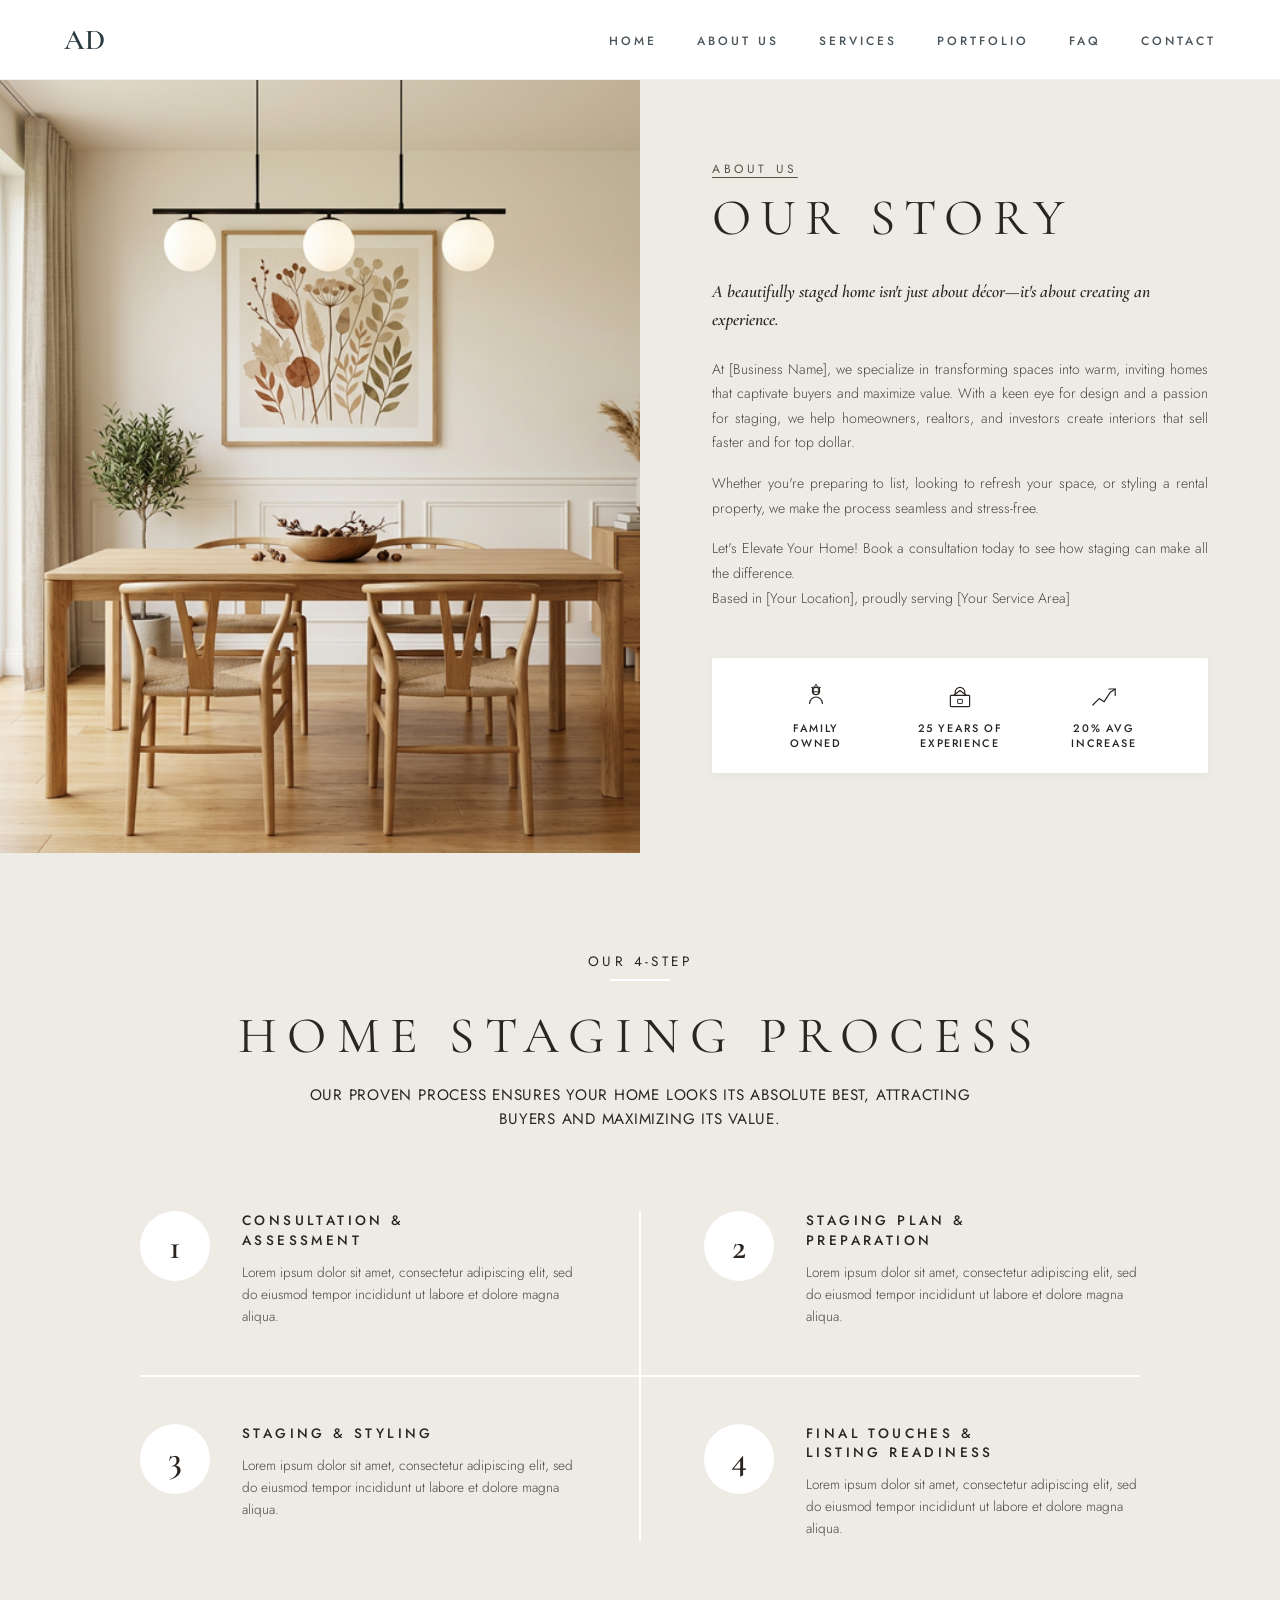
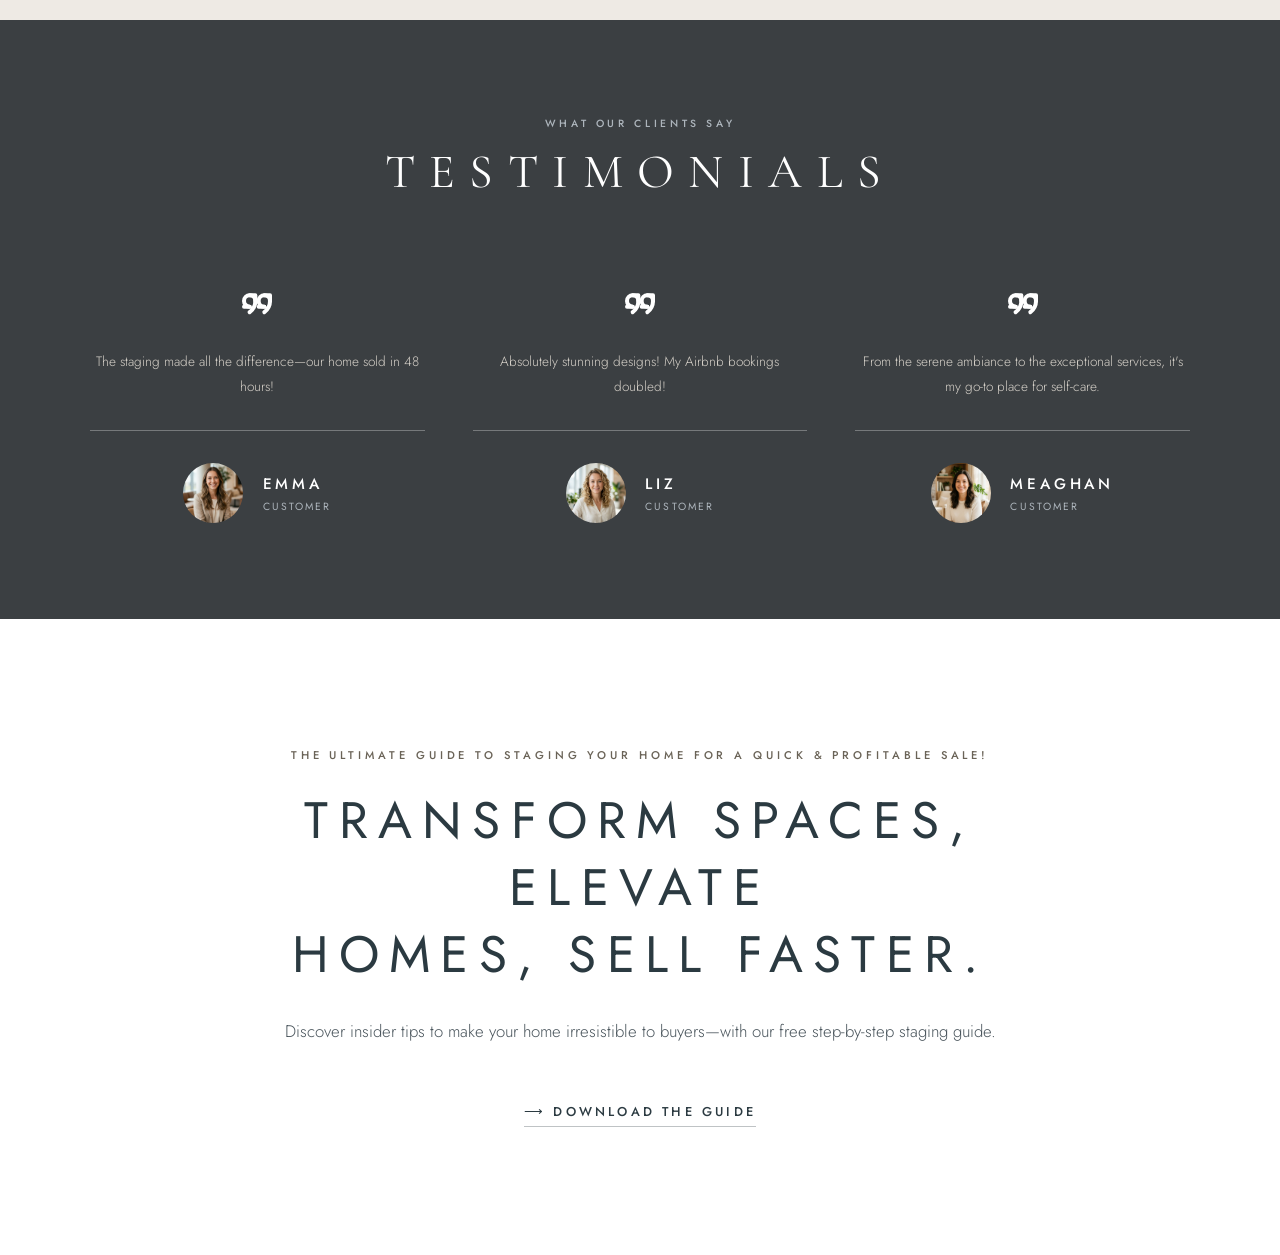
<file: about.html>
<!DOCTYPE html>
<html lang="en">
<head>
  <meta charset="UTF-8">
  <meta name="viewport" content="width=device-width, initial-scale=1.0">
  <meta name="description" content="Ambience Design — Premium home staging services. Where style meets sold.">
  <title>Ambience Design | About Us</title>
  <link rel="stylesheet" href="styles.css">
</head>
<body>

  <!-- ========== Header Navigation ========== -->
  <header class="header">
    <div class="header__container">
      <div class="header__logo">
        <a href="index.html">AD</a>
      </div>
      <nav class="header__nav">
        <ul class="header__menu">
          <li><a href="index.html" class="header__link">Home</a></li>
          <li><a href="about.html" class="header__link">About Us</a></li>
          <li><a href="services.html" class="header__link">Services</a></li>
          <li><a href="portfolio.html" class="header__link">Portfolio</a></li>
          <li><a href="faq.html" class="header__link">FAQ</a></li>
          <li><a href="contact.html" class="header__link">Contact</a></li>
        </ul>
      </nav>
      <!-- Mobile Menu Toggle -->
      <button class="header__mobile-btn" id="mobile-menu-btn" aria-label="Toggle Menu">
        <span></span>
        <span></span>
        <span></span>
      </button>
    </div>
  </header>

  <!-- ========== Off-Canvas Mobile Menu ========== -->
  <div class="mobile-menu" id="mobile-menu">
    <div class="mobile-menu__overlay" id="mobile-menu-overlay"></div>
    <div class="mobile-menu__content">
      <button class="mobile-menu__close" id="mobile-menu-close" aria-label="Close Menu">&times;</button>
      <ul class="mobile-menu__list">
        <li><a href="index.html" class="mobile-menu__link">Home</a></li>
        <li><a href="about.html" class="mobile-menu__link">About Us</a></li>
        <li><a href="services.html" class="mobile-menu__link">Services</a></li>
        <li><a href="portfolio.html" class="mobile-menu__link">Portfolio</a></li>
        <li><a href="faq.html" class="mobile-menu__link">FAQ</a></li>
        <li><a href="contact.html" class="mobile-menu__link">Contact</a></li>
      </ul>
    </div>
  </div>

  <!-- ========== About / Our Story Section ========== -->
  <section class="about" id="about">
    <div class="about__container">

      <!-- Left: Image -->
      <div class="about__image-col">
        <img src="images/about-bg.png" alt="Minimalist dining room with pendant lighting and botanical art" class="about__image">
      </div>

      <!-- Right: Text -->
      <div class="about__text-col">
        <p class="about__label">About Us</p>
        <h2 class="about__heading">Our Story</h2>

        <p class="about__lead">
          A beautifully staged home isn't just about décor—it's about creating an experience.
        </p>

        <p class="about__body">
          At [Business Name], we specialize in transforming spaces into warm, inviting homes that captivate buyers and maximize value. With a keen eye for design and a passion for staging, we help homeowners, realtors, and investors create interiors that sell faster and for top dollar.
        </p>

        <p class="about__body">
          Whether you're preparing to list, looking to refresh your space, or styling a rental property, we make the process seamless and stress-free.
        </p>

        <p class="about__body">
          Let's Elevate Your Home! Book a consultation today to see how staging can make all the difference.<br>
          Based in [Your Location], proudly serving [Your Service Area]
        </p>

        <!-- Stats Bar -->
        <div class="about__stats">
          <div class="about__stat">
            <svg class="about__stat-icon" viewBox="0 0 40 40" fill="none" xmlns="http://www.w3.org/2000/svg">
              <path d="M20 8C17.5 8 15.5 10 15.5 12.5C15.5 15 17.5 17 20 17C22.5 17 24.5 15 24.5 12.5C24.5 10 22.5 8 20 8Z" stroke="#2a2520" stroke-width="1.5"/>
              <path d="M12 28C12 23.6 15.6 20 20 20C24.4 20 28 23.6 28 28" stroke="#2a2520" stroke-width="1.5" stroke-linecap="round"/>
              <path d="M20 4L21.8 7.5L25.7 8.1L22.8 10.9L23.5 14.8L20 12.9L16.5 14.8L17.2 10.9L14.3 8.1L18.2 7.5L20 4Z" stroke="#2a2520" stroke-width="1.2" fill="none"/>
            </svg>
            <span class="about__stat-text">Family<br>Owned</span>
          </div>
          <div class="about__stat">
            <svg class="about__stat-icon" viewBox="0 0 40 40" fill="none" xmlns="http://www.w3.org/2000/svg">
              <rect x="8" y="18" width="24" height="14" rx="1" stroke="#2a2520" stroke-width="1.5"/>
              <path d="M14 18V14C14 10.7 16.7 8 20 8C23.3 8 26 10.7 26 14V18" stroke="#2a2520" stroke-width="1.5"/>
              <path d="M12 18L20 12L28 18" stroke="#2a2520" stroke-width="1.5" stroke-linecap="round" stroke-linejoin="round"/>
              <rect x="17" y="23" width="6" height="5" rx="0.5" stroke="#2a2520" stroke-width="1.2"/>
            </svg>
            <span class="about__stat-text">25 Years of<br>Experience</span>
          </div>
          <div class="about__stat">
            <svg class="about__stat-icon" viewBox="0 0 40 40" fill="none" xmlns="http://www.w3.org/2000/svg">
              <polyline points="6,30 14,22 20,26 28,14 34,10" stroke="#2a2520" stroke-width="1.5" fill="none" stroke-linecap="round" stroke-linejoin="round"/>
              <polyline points="26,10 34,10 34,18" stroke="#2a2520" stroke-width="1.5" fill="none" stroke-linecap="round" stroke-linejoin="round"/>
            </svg>
            <span class="about__stat-text">20% Avg<br>Increase</span>
          </div>
        </div>

      </div>
    </div>
  </section>

  <!-- ========== Process Section ========== -->
  <section class="process" id="process">
    <div class="process__container">

      <!-- Section Header -->
      <div class="process__header">
        <p class="process__label">Our 4-Step</p>
        <div class="process__label-line" aria-hidden="true"></div>
        <h2 class="process__title">Home Staging Process</h2>
        <p class="process__subtitle">
          Our proven process ensures your home looks its absolute best, attracting buyers and maximizing its value.
        </p>
      </div>

      <!-- Process Grid -->
      <div class="process__grid">

        <!-- Step 1 -->
        <div class="process__step">
          <div class="process__number">1</div>
          <div class="process__content">
            <h3 class="process__step-title">Consultation &amp;<br>Assessment</h3>
            <p class="process__step-body">Lorem ipsum dolor sit amet, consectetur adipiscing elit, sed do eiusmod tempor incididunt ut labore et dolore magna aliqua.</p>
          </div>
        </div>

        <!-- Step 2 -->
        <div class="process__step">
          <div class="process__number">2</div>
          <div class="process__content">
            <h3 class="process__step-title">Staging Plan &amp;<br>Preparation</h3>
            <p class="process__step-body">Lorem ipsum dolor sit amet, consectetur adipiscing elit, sed do eiusmod tempor incididunt ut labore et dolore magna aliqua.</p>
          </div>
        </div>

        <!-- Step 3 -->
        <div class="process__step">
          <div class="process__number">3</div>
          <div class="process__content">
            <h3 class="process__step-title">Staging &amp; Styling</h3>
            <p class="process__step-body">Lorem ipsum dolor sit amet, consectetur adipiscing elit, sed do eiusmod tempor incididunt ut labore et dolore magna aliqua.</p>
          </div>
        </div>

        <!-- Step 4 -->
        <div class="process__step">
          <div class="process__number">4</div>
          <div class="process__content">
            <h3 class="process__step-title">Final Touches &amp;<br>Listing Readiness</h3>
            <p class="process__step-body">Lorem ipsum dolor sit amet, consectetur adipiscing elit, sed do eiusmod tempor incididunt ut labore et dolore magna aliqua.</p>
          </div>
        </div>

      </div>

    </div>
  </section>

  <!-- ========== Testimonials Section ========== -->
  <section class="testimonials" id="testimonials">
    <div class="testimonials__container">

      <!-- Section Header -->
      <div class="testimonials__header">
        <p class="testimonials__label">What Our Clients Say</p>
        <h2 class="testimonials__title">Testimonials</h2>
      </div>

      <!-- Testimonials Grid -->
      <div class="testimonials__grid">

        <!-- Testimonial 1 -->
        <div class="testimonial__card">
          <!-- Quote Icon -->
          <svg class="testimonial__quote-icon" viewBox="0 0 44 44" fill="none" xmlns="http://www.w3.org/2000/svg">
            <path d="M14.6667 25.6667C11.537 25.6667 9 23.1297 9 20C9 16.8703 11.537 14.3333 14.6667 14.3333C17.7963 14.3333 20.3333 16.8703 20.3333 20C20.3333 24.5817 18.0943 28.535 14.6667 31.1667" stroke="white" stroke-width="4" stroke-linecap="round" stroke-linejoin="round"/>
            <path d="M29.3333 25.6667C26.2037 25.6667 23.6667 23.1297 23.6667 20C23.6667 16.8703 26.2037 14.3333 29.3333 14.3333C32.463 14.3333 35 16.8703 35 20C35 24.5817 32.761 28.535 29.3333 31.1667" stroke="white" stroke-width="4" stroke-linecap="round" stroke-linejoin="round"/>
            <path d="M14.6667 25.6667H9" stroke="white" stroke-width="4" stroke-linecap="round" stroke-linejoin="round"/>
            <path d="M29.3333 25.6667H23.6667" stroke="white" stroke-width="4" stroke-linecap="round" stroke-linejoin="round"/>
            <path d="M20.3333 20V14.3333H14.6667" stroke="white" stroke-width="4" stroke-linecap="round" stroke-linejoin="round"/>
            <path d="M35 20V14.3333H29.3333" stroke="white" stroke-width="4" stroke-linecap="round" stroke-linejoin="round"/>
          </svg>
          
          <p class="testimonial__text">The staging made all the difference—our home sold in 48 hours!</p>
          
          <div class="testimonial__divider" aria-hidden="true"></div>
          
          <div class="testimonial__author">
            <img src="images/avatar-1.png" alt="Emma" class="testimonial__avatar">
            <div class="testimonial__author-info">
              <h4 class="testimonial__author-name">Emma</h4>
              <p class="testimonial__author-title">Customer</p>
            </div>
          </div>
        </div>

        <!-- Testimonial 2 -->
        <div class="testimonial__card">
          <!-- Quote Icon -->
          <svg class="testimonial__quote-icon" viewBox="0 0 44 44" fill="none" xmlns="http://www.w3.org/2000/svg">
            <path d="M14.6667 25.6667C11.537 25.6667 9 23.1297 9 20C9 16.8703 11.537 14.3333 14.6667 14.3333C17.7963 14.3333 20.3333 16.8703 20.3333 20C20.3333 24.5817 18.0943 28.535 14.6667 31.1667" stroke="white" stroke-width="4" stroke-linecap="round" stroke-linejoin="round"/>
            <path d="M29.3333 25.6667C26.2037 25.6667 23.6667 23.1297 23.6667 20C23.6667 16.8703 26.2037 14.3333 29.3333 14.3333C32.463 14.3333 35 16.8703 35 20C35 24.5817 32.761 28.535 29.3333 31.1667" stroke="white" stroke-width="4" stroke-linecap="round" stroke-linejoin="round"/>
            <path d="M14.6667 25.6667H9" stroke="white" stroke-width="4" stroke-linecap="round" stroke-linejoin="round"/>
            <path d="M29.3333 25.6667H23.6667" stroke="white" stroke-width="4" stroke-linecap="round" stroke-linejoin="round"/>
            <path d="M20.3333 20V14.3333H14.6667" stroke="white" stroke-width="4" stroke-linecap="round" stroke-linejoin="round"/>
            <path d="M35 20V14.3333H29.3333" stroke="white" stroke-width="4" stroke-linecap="round" stroke-linejoin="round"/>
          </svg>
          
          <p class="testimonial__text">Absolutely stunning designs! My Airbnb bookings doubled!</p>
          
          <div class="testimonial__divider" aria-hidden="true"></div>
          
          <div class="testimonial__author">
            <img src="images/avatar-2.png" alt="Liz" class="testimonial__avatar">
            <div class="testimonial__author-info">
              <h4 class="testimonial__author-name">Liz</h4>
              <p class="testimonial__author-title">Customer</p>
            </div>
          </div>
        </div>

        <!-- Testimonial 3 -->
        <div class="testimonial__card">
          <!-- Quote Icon -->
          <svg class="testimonial__quote-icon" viewBox="0 0 44 44" fill="none" xmlns="http://www.w3.org/2000/svg">
            <path d="M14.6667 25.6667C11.537 25.6667 9 23.1297 9 20C9 16.8703 11.537 14.3333 14.6667 14.3333C17.7963 14.3333 20.3333 16.8703 20.3333 20C20.3333 24.5817 18.0943 28.535 14.6667 31.1667" stroke="white" stroke-width="4" stroke-linecap="round" stroke-linejoin="round"/>
            <path d="M29.3333 25.6667C26.2037 25.6667 23.6667 23.1297 23.6667 20C23.6667 16.8703 26.2037 14.3333 29.3333 14.3333C32.463 14.3333 35 16.8703 35 20C35 24.5817 32.761 28.535 29.3333 31.1667" stroke="white" stroke-width="4" stroke-linecap="round" stroke-linejoin="round"/>
            <path d="M14.6667 25.6667H9" stroke="white" stroke-width="4" stroke-linecap="round" stroke-linejoin="round"/>
            <path d="M29.3333 25.6667H23.6667" stroke="white" stroke-width="4" stroke-linecap="round" stroke-linejoin="round"/>
            <path d="M20.3333 20V14.3333H14.6667" stroke="white" stroke-width="4" stroke-linecap="round" stroke-linejoin="round"/>
            <path d="M35 20V14.3333H29.3333" stroke="white" stroke-width="4" stroke-linecap="round" stroke-linejoin="round"/>
          </svg>
          
          <p class="testimonial__text">From the serene ambiance to the exceptional services, it's my go-to place for self-care.</p>
          
          <div class="testimonial__divider" aria-hidden="true"></div>
          
          <div class="testimonial__author">
            <img src="images/avatar-3.png" alt="Meaghan" class="testimonial__avatar">
            <div class="testimonial__author-info">
              <h4 class="testimonial__author-name">Meaghan</h4>
              <p class="testimonial__author-title">Customer</p>
            </div>
          </div>
        </div>

      </div>

    </div>
  </section>

  <!-- ========== Final CTA Section ========== -->
  <section class="final-cta">
    <div class="final-cta__container">
      <p class="final-cta__label">The Ultimate Guide to Staging Your Home For a Quick & Profitable Sale!</p>
      <h2 class="final-cta__title">Transform Spaces, Elevate<br>Homes, Sell Faster.</h2>
      <p class="final-cta__subtitle">Discover insider tips to make your home irresistible to buyers—with our free step-by-step staging guide.</p>
      <a href="#" class="final-cta__btn">⟶ DOWNLOAD THE GUIDE</a>
    </div>
  </section>

  <script>
    const mobileBtn = document.getElementById('mobile-menu-btn');
    const mobileMenu = document.getElementById('mobile-menu');
    const closeBtn = document.getElementById('mobile-menu-close');
    const overlay = document.getElementById('mobile-menu-overlay');
    const links = document.querySelectorAll('.mobile-menu__link');

    function openMenu() {
      mobileMenu.classList.add('is-open');
    }

    function closeMenu() {
      mobileMenu.classList.remove('is-open');
    }

    if (mobileBtn && mobileMenu) {
      mobileBtn.addEventListener('click', openMenu);
      closeBtn.addEventListener('click', closeMenu);
      overlay.addEventListener('click', closeMenu);
      
      links.forEach(link => {
        link.addEventListener('click', closeMenu);
      });
    }

    // --- Content Protection Scripts ---
    // Disable Right-Click (Context Menu)
    document.addEventListener('contextmenu', function(e) {
      e.preventDefault();
    });

    // Disable common keyboard shortcuts for DevTools and View Source
    document.addEventListener('keydown', function(e) {
      // F12
      if (e.key === 'F12') {
        e.preventDefault();
      }
      
      if (e.ctrlKey && e.shiftKey) {
        // Ctrl+Shift+I (Inspect)
        if (e.key === 'I' || e.key === 'i') e.preventDefault();
        // Ctrl+Shift+J (Console)
        if (e.key === 'J' || e.key === 'j') e.preventDefault();
        // Ctrl+Shift+C (Element Inspector)
        if (e.key === 'C' || e.key === 'c') e.preventDefault();
      }
      
      // Ctrl+U (View Source)
      if (e.ctrlKey && (e.key === 'U' || e.key === 'u')) {
        e.preventDefault();
      }
      
      // Mac shortcuts (Cmd+Option+I, Cmd+Option+J, Cmd+Option+U)
      if (e.metaKey && e.altKey) {
        if (e.key === 'I' || e.key === 'i') e.preventDefault();
        if (e.key === 'J' || e.key === 'j') e.preventDefault();
        if (e.key === 'U' || e.key === 'u') e.preventDefault();
      }
    });
  </script>
</body>
</html>
</file>
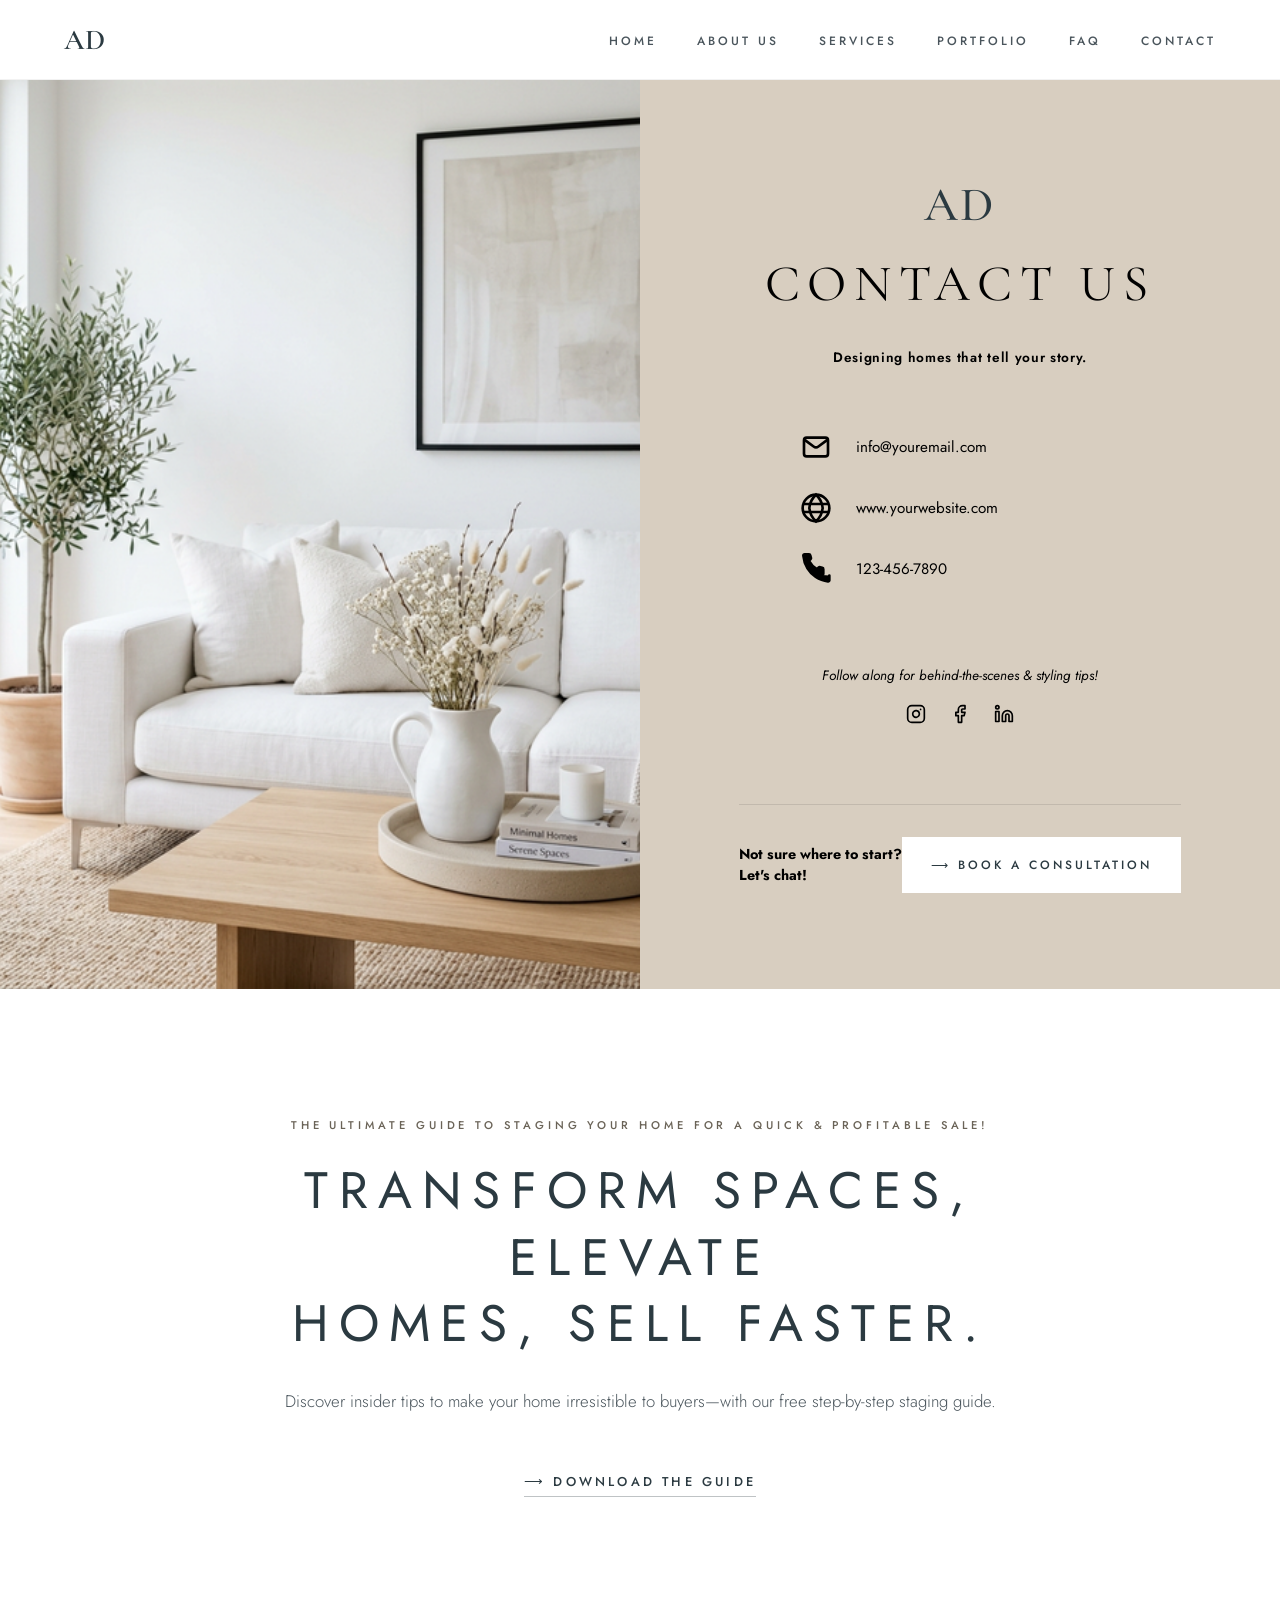
<file: contact.html>
<!DOCTYPE html>
<html lang="en">
<head>
  <meta charset="UTF-8">
  <meta name="viewport" content="width=device-width, initial-scale=1.0">
  <meta name="description" content="Ambience Design — Premium home staging services. Where style meets sold.">
  <title>Ambience Design | Contact</title>
  <link rel="stylesheet" href="styles.css">
</head>
<body>

  <!-- ========== Header Navigation ========== -->
  <header class="header">
    <div class="header__container">
      <div class="header__logo">
        <a href="index.html">AD</a>
      </div>
      <nav class="header__nav">
        <ul class="header__menu">
          <li><a href="index.html" class="header__link">Home</a></li>
          <li><a href="about.html" class="header__link">About Us</a></li>
          <li><a href="services.html" class="header__link">Services</a></li>
          <li><a href="portfolio.html" class="header__link">Portfolio</a></li>
          <li><a href="faq.html" class="header__link">FAQ</a></li>
          <li><a href="contact.html" class="header__link">Contact</a></li>
        </ul>
      </nav>
      <!-- Mobile Menu Toggle -->
      <button class="header__mobile-btn" id="mobile-menu-btn" aria-label="Toggle Menu">
        <span></span>
        <span></span>
        <span></span>
      </button>
    </div>
  </header>

  <!-- ========== Off-Canvas Mobile Menu ========== -->
  <div class="mobile-menu" id="mobile-menu">
    <div class="mobile-menu__overlay" id="mobile-menu-overlay"></div>
    <div class="mobile-menu__content">
      <button class="mobile-menu__close" id="mobile-menu-close" aria-label="Close Menu">&times;</button>
      <ul class="mobile-menu__list">
        <li><a href="index.html" class="mobile-menu__link">Home</a></li>
        <li><a href="about.html" class="mobile-menu__link">About Us</a></li>
        <li><a href="services.html" class="mobile-menu__link">Services</a></li>
        <li><a href="portfolio.html" class="mobile-menu__link">Portfolio</a></li>
        <li><a href="faq.html" class="mobile-menu__link">FAQ</a></li>
        <li><a href="contact.html" class="mobile-menu__link">Contact</a></li>
      </ul>
    </div>
  </div>

  <!-- ========== Contact Us Section ========== -->
  <section class="contact" id="contact">
    <div class="contact__container">
      
      <!-- Left: Image -->
      <div class="contact__image-col">
        <img src="images/contact-bg.png" alt="Bright elegant living room setting">
      </div>

      <!-- Right: Info Details -->
      <div class="contact__info-col">
        <div class="contact__info-content">
          <p class="contact__logo-mark">AD</p>
          <h2 class="contact__title">Contact Us</h2>
          <p class="contact__tagline">Designing homes that tell your story.</p>
          
          <ul class="contact__details">
            <li>
              <svg class="contact__icon" viewBox="0 0 24 24" fill="none" xmlns="http://www.w3.org/2000/svg"><path d="M4 7.00005L10.2 11.65C11.2667 12.45 12.7333 12.45 13.8 11.65L20 7" stroke="currentColor" stroke-width="2" stroke-linecap="round" stroke-linejoin="round"/><rect x="3" y="5" width="18" height="14" rx="2" stroke="currentColor" stroke-width="2" stroke-linecap="round"/></svg>
              <span>info@youremail.com</span>
            </li>
            <li>
              <svg class="contact__icon" viewBox="0 0 24 24" fill="none" xmlns="http://www.w3.org/2000/svg"><circle cx="12" cy="12" r="10" stroke="currentColor" stroke-width="2"/><path d="M12 2A15.3 15.3 0 0 1 17 12A15.3 15.3 0 0 1 12 22A15.3 15.3 0 0 1 7 12A15.3 15.3 0 0 1 12 2Z" stroke="currentColor" stroke-width="2"/><path d="M2.5 9H21.5M2.5 15H21.5" stroke="currentColor" stroke-width="2"/></svg>
              <span>www.yourwebsite.com</span>
            </li>
            <li>
              <svg class="contact__icon" viewBox="0 0 24 24" fill="none" xmlns="http://www.w3.org/2000/svg"><path d="M22 16.92V20.4132C22 20.9168 21.5303 21.3323 21.026 21.284C17.6974 20.9575 14.5422 19.8242 11.8385 18.0002C9.31758 16.3274 7.20268 14.1207 5.6133 11.5161C3.89635 8.70776 2.82283 5.43867 2.50853 1.99042C2.45934 1.45899 2.89886 1 3.43575 1H6.77258C7.22851 1 7.625 1.35032 7.71261 1.80214C7.82397 2.3768 7.97906 2.93664 8.17387 3.47568C8.30397 3.83582 8.21636 4.24941 7.95405 4.5204L6.68069 5.83574C8.12563 8.46823 10.3013 10.7226 12.8398 12.2151L14.0772 10.8996C14.3395 10.6286 14.739 10.5379 15.086 10.6726C15.6053 10.8744 16.1436 11.0347 16.6967 11.1498C17.1328 11.2405 17.464 11.6508 17.464 12.1221V15.5866C17.464 16.0901 17.0094 16.5057 16.505 16.4574" stroke="currentColor" stroke-width="2" stroke-linecap="round" stroke-linejoin="round" fill="currentColor"/></svg>
              <span>123-456-7890</span>
            </li>
          </ul>

          <div class="contact__social">
            <p>Follow along for behind-the-scenes &amp; styling tips!</p>
            <div class="contact__social-icons">
              <a href="#" aria-label="Instagram">
                <!-- Instagram Icon -->
                <svg viewBox="0 0 24 24" fill="none" stroke="currentColor" stroke-width="2" stroke-linecap="round" stroke-linejoin="round"><rect x="2" y="2" width="20" height="20" rx="5" ry="5"></rect><path d="M16 11.37A4 4 0 1 1 12.63 8 4 4 0 0 1 16 11.37z"></path><line x1="17.5" y1="6.5" x2="17.51" y2="6.5"></line></svg>
              </a>
              <a href="#" aria-label="Facebook">
                <!-- Facebook Icon -->
                <svg viewBox="0 0 24 24" fill="none" stroke="currentColor" stroke-width="2" stroke-linecap="round" stroke-linejoin="round"><path d="M18 2h-3a5 5 0 0 0-5 5v3H7v4h3v8h4v-8h3l1-4h-4V7a1 1 0 0 1 1-1h3z"></path></svg>
              </a>
              <a href="#" aria-label="LinkedIn">
                <!-- LinkedIn Icon -->
                <svg viewBox="0 0 24 24" fill="none" stroke="currentColor" stroke-width="2" stroke-linecap="round" stroke-linejoin="round"><path d="M16 8a6 6 0 0 1 6 6v7h-4v-7a2 2 0 0 0-2-2 2 2 0 0 0-2 2v7h-4v-7a6 6 0 0 1 6-6z"></path><rect x="2" y="9" width="4" height="12"></rect><circle cx="4" cy="4" r="2"></circle></svg>
              </a>
            </div>
          </div>

          <div class="contact__bottom-cta">
            <div class="contact__bottom-text">
              <p><strong>Not sure where to start?</strong></p>
              <p><strong>Let's chat!</strong></p>
            </div>
            <a href="contact.html" class="contact__book-btn">⟶ BOOK A CONSULTATION</a>
          </div>
        </div>
      </div>
    </div>
  </section>

  <!-- ========== Final CTA Section ========== -->
  <section class="final-cta">
    <div class="final-cta__container">
      <p class="final-cta__label">The Ultimate Guide to Staging Your Home For a Quick & Profitable Sale!</p>
      <h2 class="final-cta__title">Transform Spaces, Elevate<br>Homes, Sell Faster.</h2>
      <p class="final-cta__subtitle">Discover insider tips to make your home irresistible to buyers—with our free step-by-step staging guide.</p>
      <a href="#" class="final-cta__btn">⟶ DOWNLOAD THE GUIDE</a>
    </div>
  </section>

  <script>
    const mobileBtn = document.getElementById('mobile-menu-btn');
    const mobileMenu = document.getElementById('mobile-menu');
    const closeBtn = document.getElementById('mobile-menu-close');
    const overlay = document.getElementById('mobile-menu-overlay');
    const links = document.querySelectorAll('.mobile-menu__link');

    function openMenu() {
      mobileMenu.classList.add('is-open');
    }

    function closeMenu() {
      mobileMenu.classList.remove('is-open');
    }

    if (mobileBtn && mobileMenu) {
      mobileBtn.addEventListener('click', openMenu);
      closeBtn.addEventListener('click', closeMenu);
      overlay.addEventListener('click', closeMenu);
      
      links.forEach(link => {
        link.addEventListener('click', closeMenu);
      });
    }

    // --- Content Protection Scripts ---
    document.addEventListener('contextmenu', function(e) {
      e.preventDefault();
    });

    document.addEventListener('keydown', function(e) {
      if (e.key === 'F12') {
        e.preventDefault();
      }
      
      if (e.ctrlKey && e.shiftKey) {
        if (e.key === 'I' || e.key === 'i') e.preventDefault();
        if (e.key === 'J' || e.key === 'j') e.preventDefault();
        if (e.key === 'C' || e.key === 'c') e.preventDefault();
      }
      
      if (e.ctrlKey && (e.key === 'U' || e.key === 'u')) {
        e.preventDefault();
      }
      
      if (e.metaKey && e.altKey) {
        if (e.key === 'I' || e.key === 'i') e.preventDefault();
        if (e.key === 'J' || e.key === 'j') e.preventDefault();
        if (e.key === 'U' || e.key === 'u') e.preventDefault();
      }
    });
  </script>
</body>
</html>
</file>
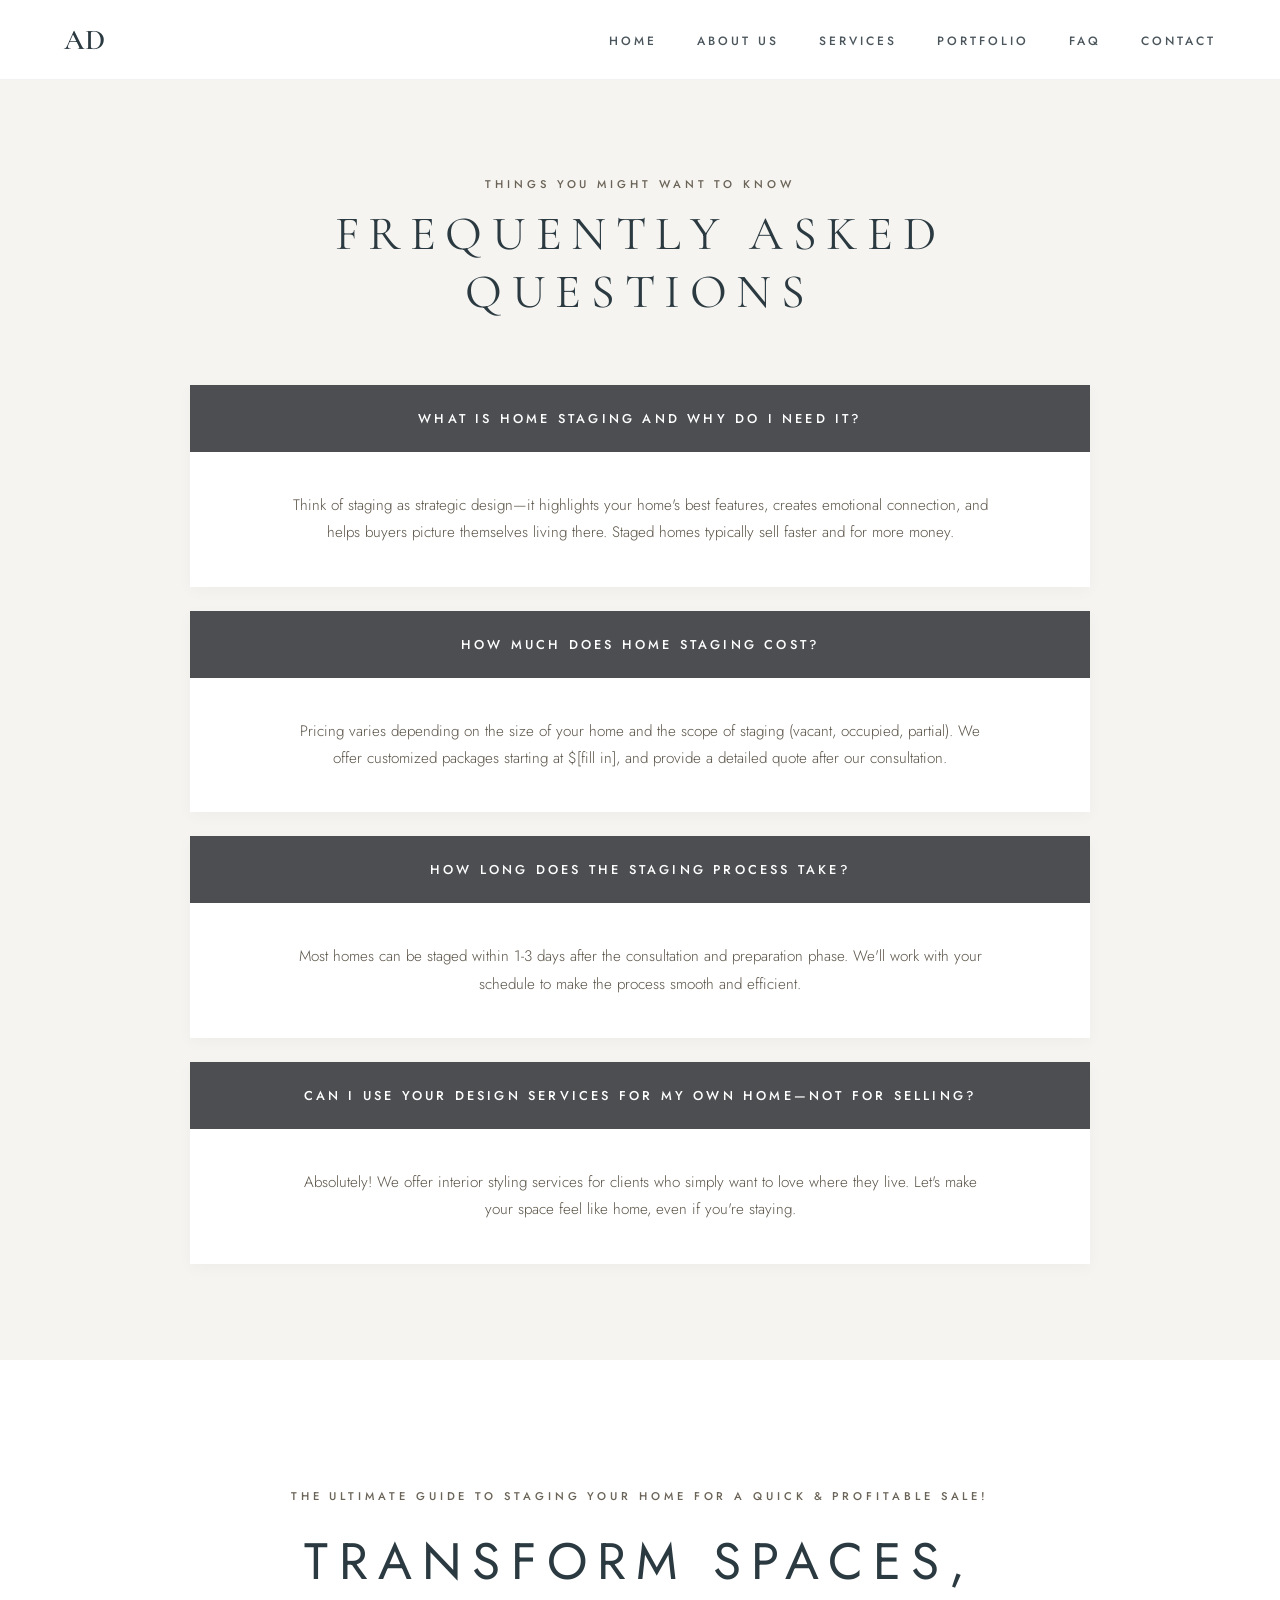
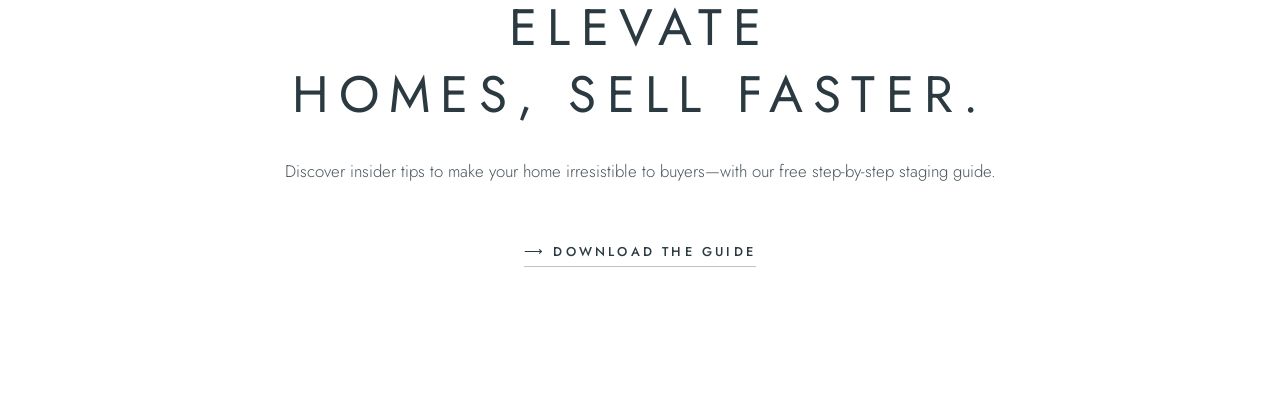
<file: faq.html>
<!DOCTYPE html>
<html lang="en">
<head>
  <meta charset="UTF-8">
  <meta name="viewport" content="width=device-width, initial-scale=1.0">
  <meta name="description" content="Ambience Design — Premium home staging services. Where style meets sold.">
  <title>Ambience Design | FAQ</title>
  <link rel="stylesheet" href="styles.css">
</head>
<body>

  <!-- ========== Header Navigation ========== -->
  <header class="header">
    <div class="header__container">
      <div class="header__logo">
        <a href="index.html">AD</a>
      </div>
      <nav class="header__nav">
        <ul class="header__menu">
          <li><a href="index.html" class="header__link">Home</a></li>
          <li><a href="about.html" class="header__link">About Us</a></li>
          <li><a href="services.html" class="header__link">Services</a></li>
          <li><a href="portfolio.html" class="header__link">Portfolio</a></li>
          <li><a href="faq.html" class="header__link">FAQ</a></li>
          <li><a href="contact.html" class="header__link">Contact</a></li>
        </ul>
      </nav>
      <!-- Mobile Menu Toggle -->
      <button class="header__mobile-btn" id="mobile-menu-btn" aria-label="Toggle Menu">
        <span></span>
        <span></span>
        <span></span>
      </button>
    </div>
  </header>

  <!-- ========== Off-Canvas Mobile Menu ========== -->
  <div class="mobile-menu" id="mobile-menu">
    <div class="mobile-menu__overlay" id="mobile-menu-overlay"></div>
    <div class="mobile-menu__content">
      <button class="mobile-menu__close" id="mobile-menu-close" aria-label="Close Menu">&times;</button>
      <ul class="mobile-menu__list">
        <li><a href="index.html" class="mobile-menu__link">Home</a></li>
        <li><a href="about.html" class="mobile-menu__link">About Us</a></li>
        <li><a href="services.html" class="mobile-menu__link">Services</a></li>
        <li><a href="portfolio.html" class="mobile-menu__link">Portfolio</a></li>
        <li><a href="faq.html" class="mobile-menu__link">FAQ</a></li>
        <li><a href="contact.html" class="mobile-menu__link">Contact</a></li>
      </ul>
    </div>
  </div>

  <!-- ========== FAQ Section ========== -->
  <section class="faq" id="faq">
    <div class="faq__container">
      <div class="faq__header">
        <p class="faq__label">Things you might want to know</p>
        <h2 class="faq__title">Frequently Asked Questions</h2>
      </div>

      <div class="faq__list">
        <!-- FAQ Item 1 -->
        <div class="faq__item">
          <div class="faq__question">
            <h3>What is home staging and why do I need it?</h3>
          </div>
          <div class="faq__answer">
            <p>Think of staging as strategic design—it highlights your home's best features, creates emotional connection, and helps buyers picture themselves living there. Staged homes typically sell faster and for more money.</p>
          </div>
        </div>

        <!-- FAQ Item 2 -->
        <div class="faq__item">
          <div class="faq__question">
            <h3>How much does home staging cost?</h3>
          </div>
          <div class="faq__answer">
            <p>Pricing varies depending on the size of your home and the scope of staging (vacant, occupied, partial). We offer customized packages starting at $[fill in], and provide a detailed quote after our consultation.</p>
          </div>
        </div>

        <!-- FAQ Item 3 -->
        <div class="faq__item">
          <div class="faq__question">
            <h3>How long does the staging process take?</h3>
          </div>
          <div class="faq__answer">
            <p>Most homes can be staged within 1-3 days after the consultation and preparation phase. We'll work with your schedule to make the process smooth and efficient.</p>
          </div>
        </div>

        <!-- FAQ Item 4 -->
        <div class="faq__item">
          <div class="faq__question">
            <h3>Can I use your design services for my own home—not for selling?</h3>
          </div>
          <div class="faq__answer">
            <p>Absolutely! We offer interior styling services for clients who simply want to love where they live. Let's make your space feel like home, even if you're staying.</p>
          </div>
        </div>
      </div>
    </div>
  </section>

  <!-- ========== Final CTA Section ========== -->
  <section class="final-cta">
    <div class="final-cta__container">
      <p class="final-cta__label">The Ultimate Guide to Staging Your Home For a Quick & Profitable Sale!</p>
      <h2 class="final-cta__title">Transform Spaces, Elevate<br>Homes, Sell Faster.</h2>
      <p class="final-cta__subtitle">Discover insider tips to make your home irresistible to buyers—with our free step-by-step staging guide.</p>
      <a href="#" class="final-cta__btn">⟶ DOWNLOAD THE GUIDE</a>
    </div>
  </section>

  <script>
    const mobileBtn = document.getElementById('mobile-menu-btn');
    const mobileMenu = document.getElementById('mobile-menu');
    const closeBtn = document.getElementById('mobile-menu-close');
    const overlay = document.getElementById('mobile-menu-overlay');
    const links = document.querySelectorAll('.mobile-menu__link');

    function openMenu() {
      mobileMenu.classList.add('is-open');
    }

    function closeMenu() {
      mobileMenu.classList.remove('is-open');
    }

    if (mobileBtn && mobileMenu) {
      mobileBtn.addEventListener('click', openMenu);
      closeBtn.addEventListener('click', closeMenu);
      overlay.addEventListener('click', closeMenu);
      
      links.forEach(link => {
        link.addEventListener('click', closeMenu);
      });
    }

    // --- Content Protection Scripts ---
    document.addEventListener('contextmenu', function(e) {
      e.preventDefault();
    });

    document.addEventListener('keydown', function(e) {
      if (e.key === 'F12') {
        e.preventDefault();
      }
      
      if (e.ctrlKey && e.shiftKey) {
        if (e.key === 'I' || e.key === 'i') e.preventDefault();
        if (e.key === 'J' || e.key === 'j') e.preventDefault();
        if (e.key === 'C' || e.key === 'c') e.preventDefault();
      }
      
      if (e.ctrlKey && (e.key === 'U' || e.key === 'u')) {
        e.preventDefault();
      }
      
      if (e.metaKey && e.altKey) {
        if (e.key === 'I' || e.key === 'i') e.preventDefault();
        if (e.key === 'J' || e.key === 'j') e.preventDefault();
        if (e.key === 'U' || e.key === 'u') e.preventDefault();
      }
    });
  </script>
</body>
</html>
</file>
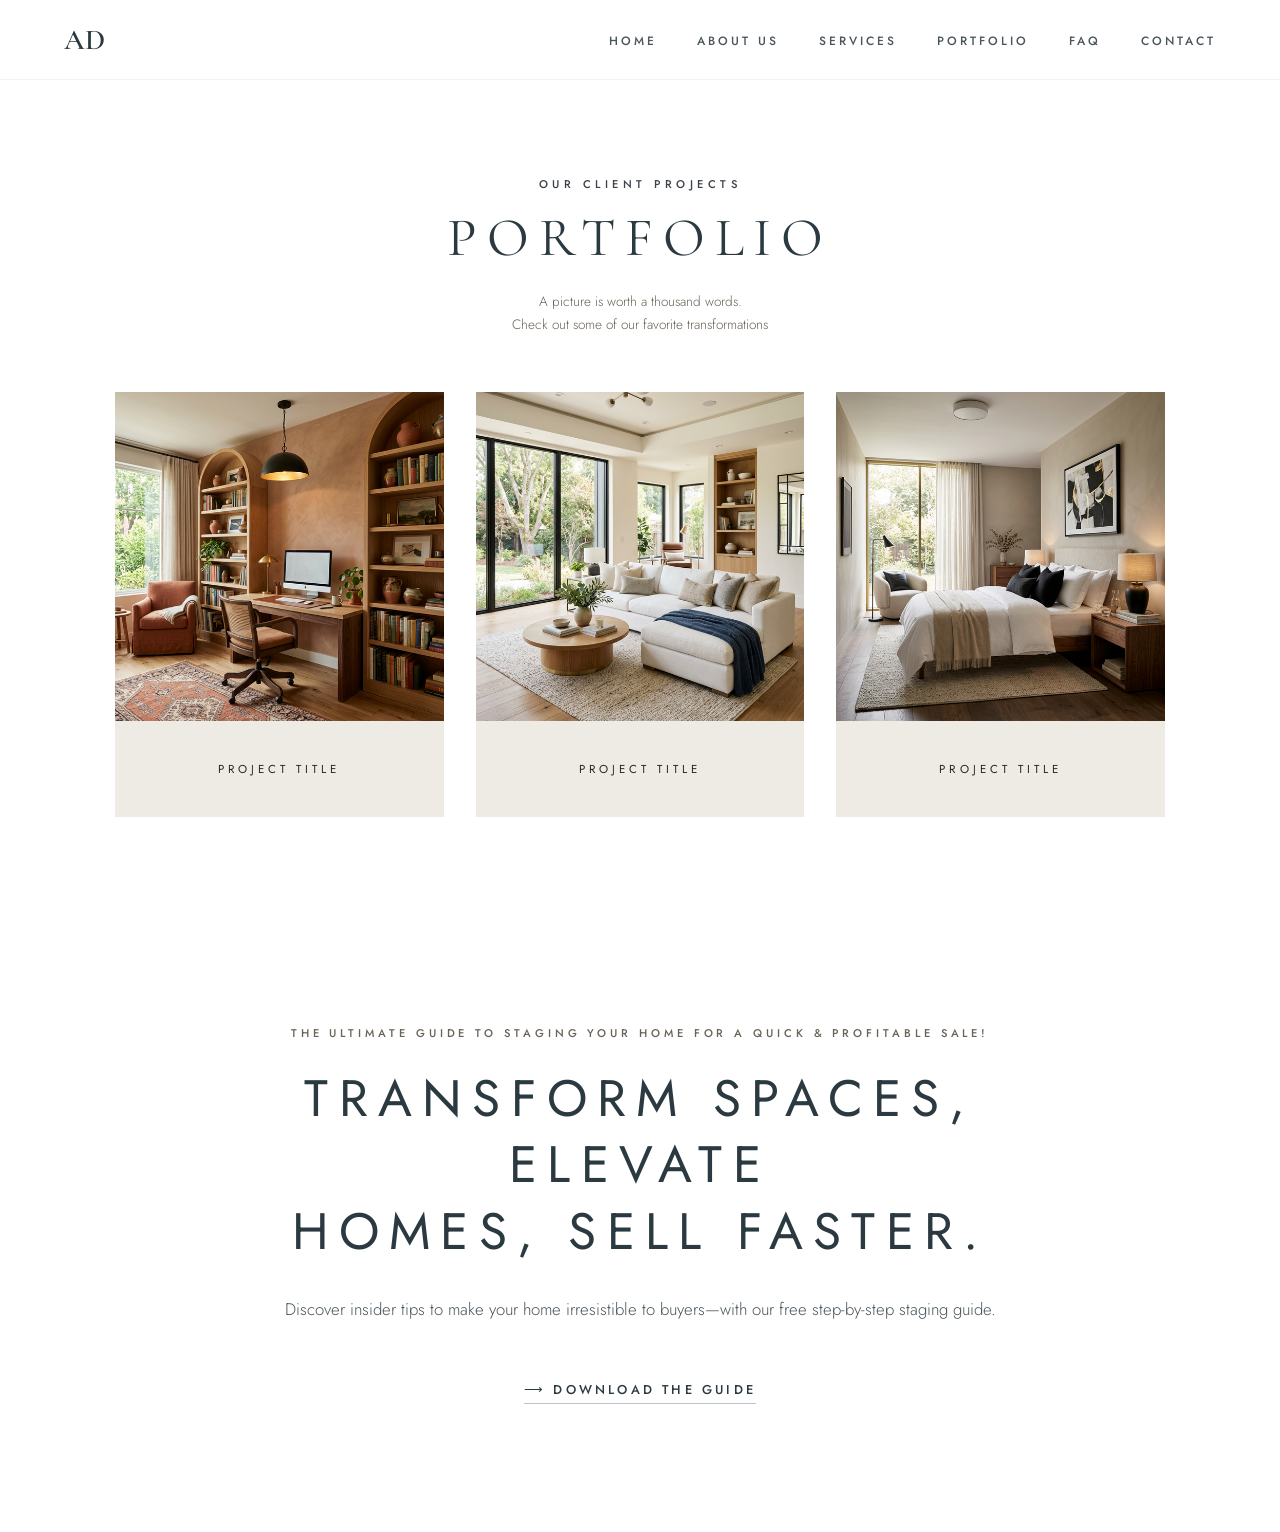
<file: portfolio.html>
<!DOCTYPE html>
<html lang="en">
<head>
  <meta charset="UTF-8">
  <meta name="viewport" content="width=device-width, initial-scale=1.0">
  <meta name="description" content="Ambience Design — Premium home staging services. Where style meets sold.">
  <title>Ambience Design | Portfolio</title>
  <link rel="stylesheet" href="styles.css">
</head>
<body>

  <!-- ========== Header Navigation ========== -->
  <header class="header">
    <div class="header__container">
      <div class="header__logo">
        <a href="index.html">AD</a>
      </div>
      <nav class="header__nav">
        <ul class="header__menu">
          <li><a href="index.html" class="header__link">Home</a></li>
          <li><a href="about.html" class="header__link">About Us</a></li>
          <li><a href="services.html" class="header__link">Services</a></li>
          <li><a href="portfolio.html" class="header__link">Portfolio</a></li>
          <li><a href="faq.html" class="header__link">FAQ</a></li>
          <li><a href="contact.html" class="header__link">Contact</a></li>
        </ul>
      </nav>
      <!-- Mobile Menu Toggle -->
      <button class="header__mobile-btn" id="mobile-menu-btn" aria-label="Toggle Menu">
        <span></span>
        <span></span>
        <span></span>
      </button>
    </div>
  </header>

  <!-- ========== Off-Canvas Mobile Menu ========== -->
  <div class="mobile-menu" id="mobile-menu">
    <div class="mobile-menu__overlay" id="mobile-menu-overlay"></div>
    <div class="mobile-menu__content">
      <button class="mobile-menu__close" id="mobile-menu-close" aria-label="Close Menu">&times;</button>
      <ul class="mobile-menu__list">
        <li><a href="index.html" class="mobile-menu__link">Home</a></li>
        <li><a href="about.html" class="mobile-menu__link">About Us</a></li>
        <li><a href="services.html" class="mobile-menu__link">Services</a></li>
        <li><a href="portfolio.html" class="mobile-menu__link">Portfolio</a></li>
        <li><a href="faq.html" class="mobile-menu__link">FAQ</a></li>
        <li><a href="contact.html" class="mobile-menu__link">Contact</a></li>
      </ul>
    </div>
  </div>

  <!-- ========== Portfolio Section ========== -->
  <section class="portfolio" id="portfolio">

    <!-- Header -->
    <p class="portfolio__label">Our Client Projects</p>
    <h2 class="portfolio__heading">Portfolio</h2>
    <p class="portfolio__subtitle">
      A picture is worth a thousand words.<br>
      Check out some of our favorite transformations
    </p>

    <!-- Projects Grid -->
    <div class="portfolio__grid">
      <div class="portfolio__card">
        <div class="portfolio__card-image">
          <img src="images/portfolio-1.png" alt="Warm modern home office with arched shelving">
        </div>
        <p class="portfolio__card-title">Project Title</p>
      </div>
      <div class="portfolio__card">
        <div class="portfolio__card-image">
          <img src="images/portfolio-2.png" alt="Bright contemporary living room with white sofa">
        </div>
        <p class="portfolio__card-title">Project Title</p>
      </div>
      <div class="portfolio__card">
        <div class="portfolio__card-image">
          <img src="images/portfolio-3.png" alt="Luxurious modern bedroom with elegant staging">
        </div>
        <p class="portfolio__card-title">Project Title</p>
      </div>
    </div>
  </section>

  <!-- ========== Final CTA Section ========== -->
  <section class="final-cta">
    <div class="final-cta__container">
      <p class="final-cta__label">The Ultimate Guide to Staging Your Home For a Quick & Profitable Sale!</p>
      <h2 class="final-cta__title">Transform Spaces, Elevate<br>Homes, Sell Faster.</h2>
      <p class="final-cta__subtitle">Discover insider tips to make your home irresistible to buyers—with our free step-by-step staging guide.</p>
      <a href="#" class="final-cta__btn">⟶ DOWNLOAD THE GUIDE</a>
    </div>
  </section>

  <script>
    const mobileBtn = document.getElementById('mobile-menu-btn');
    const mobileMenu = document.getElementById('mobile-menu');
    const closeBtn = document.getElementById('mobile-menu-close');
    const overlay = document.getElementById('mobile-menu-overlay');
    const links = document.querySelectorAll('.mobile-menu__link');

    function openMenu() {
      mobileMenu.classList.add('is-open');
    }

    function closeMenu() {
      mobileMenu.classList.remove('is-open');
    }

    if (mobileBtn && mobileMenu) {
      mobileBtn.addEventListener('click', openMenu);
      closeBtn.addEventListener('click', closeMenu);
      overlay.addEventListener('click', closeMenu);
      
      links.forEach(link => {
        link.addEventListener('click', closeMenu);
      });
    }

    // --- Content Protection Scripts ---
    // Disable Right-Click (Context Menu)
    document.addEventListener('contextmenu', function(e) {
      e.preventDefault();
    });

    // Disable common keyboard shortcuts for DevTools and View Source
    document.addEventListener('keydown', function(e) {
      // F12
      if (e.key === 'F12') {
        e.preventDefault();
      }
      
      if (e.ctrlKey && e.shiftKey) {
        // Ctrl+Shift+I (Inspect)
        if (e.key === 'I' || e.key === 'i') e.preventDefault();
        // Ctrl+Shift+J (Console)
        if (e.key === 'J' || e.key === 'j') e.preventDefault();
        // Ctrl+Shift+C (Element Inspector)
        if (e.key === 'C' || e.key === 'c') e.preventDefault();
      }
      
      // Ctrl+U (View Source)
      if (e.ctrlKey && (e.key === 'U' || e.key === 'u')) {
        e.preventDefault();
      }
      
      // Mac shortcuts (Cmd+Option+I, Cmd+Option+J, Cmd+Option+U)
      if (e.metaKey && e.altKey) {
        if (e.key === 'I' || e.key === 'i') e.preventDefault();
        if (e.key === 'J' || e.key === 'j') e.preventDefault();
        if (e.key === 'U' || e.key === 'u') e.preventDefault();
      }
    });
  </script>
</body>
</html>
</file>
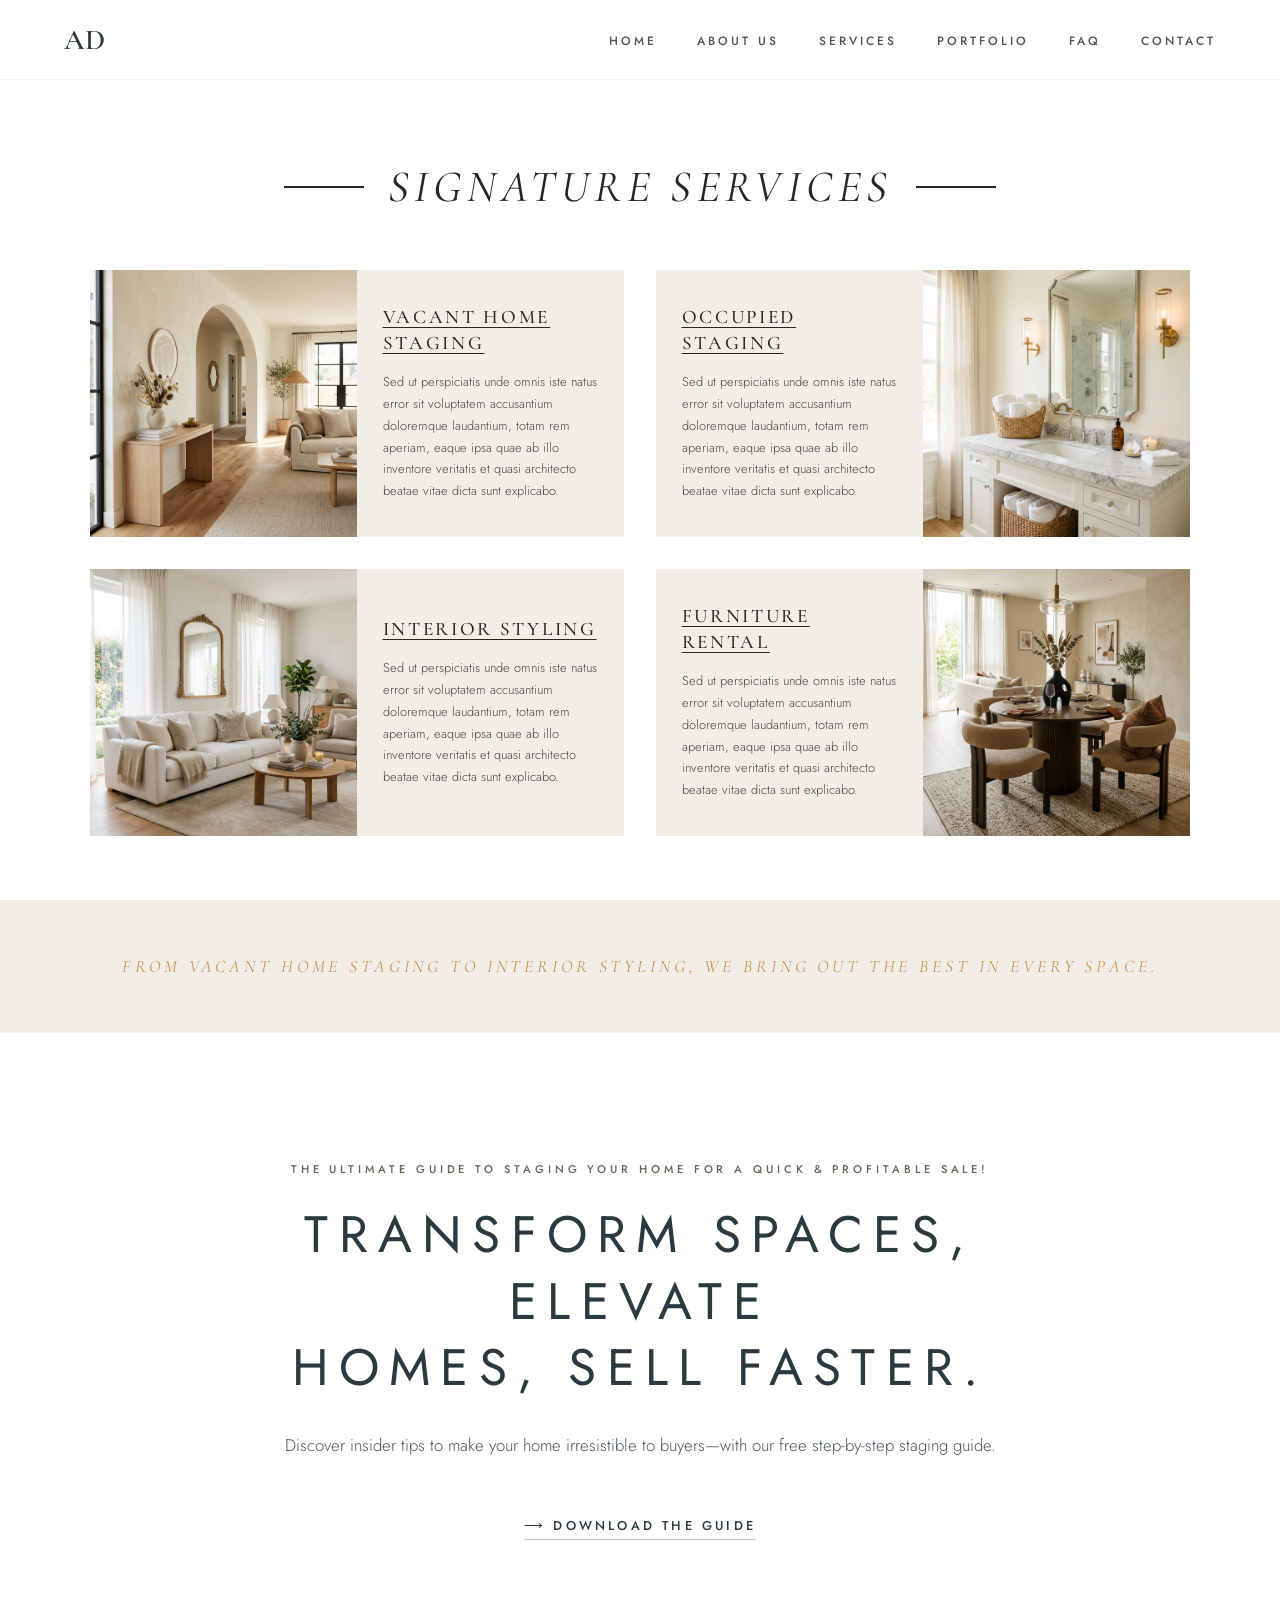
<file: services.html>
<!DOCTYPE html>
<html lang="en">
<head>
  <meta charset="UTF-8">
  <meta name="viewport" content="width=device-width, initial-scale=1.0">
  <meta name="description" content="Ambience Design — Premium home staging services. Where style meets sold.">
  <title>Ambience Design | Services</title>
  <link rel="stylesheet" href="styles.css">
</head>
<body>

  <!-- ========== Header Navigation ========== -->
  <header class="header">
    <div class="header__container">
      <div class="header__logo">
        <a href="index.html">AD</a>
      </div>
      <nav class="header__nav">
        <ul class="header__menu">
          <li><a href="index.html" class="header__link">Home</a></li>
          <li><a href="about.html" class="header__link">About Us</a></li>
          <li><a href="services.html" class="header__link">Services</a></li>
          <li><a href="portfolio.html" class="header__link">Portfolio</a></li>
          <li><a href="faq.html" class="header__link">FAQ</a></li>
          <li><a href="contact.html" class="header__link">Contact</a></li>
        </ul>
      </nav>
      <!-- Mobile Menu Toggle -->
      <button class="header__mobile-btn" id="mobile-menu-btn" aria-label="Toggle Menu">
        <span></span>
        <span></span>
        <span></span>
      </button>
    </div>
  </header>

  <!-- ========== Off-Canvas Mobile Menu ========== -->
  <div class="mobile-menu" id="mobile-menu">
    <div class="mobile-menu__overlay" id="mobile-menu-overlay"></div>
    <div class="mobile-menu__content">
      <button class="mobile-menu__close" id="mobile-menu-close" aria-label="Close Menu">&times;</button>
      <ul class="mobile-menu__list">
        <li><a href="index.html" class="mobile-menu__link">Home</a></li>
        <li><a href="about.html" class="mobile-menu__link">About Us</a></li>
        <li><a href="services.html" class="mobile-menu__link">Services</a></li>
        <li><a href="portfolio.html" class="mobile-menu__link">Portfolio</a></li>
        <li><a href="faq.html" class="mobile-menu__link">FAQ</a></li>
        <li><a href="contact.html" class="mobile-menu__link">Contact</a></li>
      </ul>
    </div>
  </div>

  <!-- ========== Signature Services Section ========== -->
  <section class="services" id="services">

    <!-- Section Header -->
    <div class="services__header">
      <span class="services__header-line" aria-hidden="true"></span>
      <h2 class="services__title">Signature Services</h2>
      <span class="services__header-line" aria-hidden="true"></span>
    </div>

    <!-- Services Grid -->
    <div class="services__grid">

      <!-- Card 1: Vacant Home Staging (image left, text right) -->
      <div class="services__card">
        <div class="services__card-image">
          <img src="images/service-vacant.png" alt="Beautifully staged vacant living room with arched doorway">
        </div>
        <div class="services__card-text">
          <h3 class="services__card-title">Vacant Home<br>Staging</h3>
          <p class="services__card-body">Sed ut perspiciatis unde omnis iste natus error sit voluptatem accusantium doloremque laudantium, totam rem aperiam, eaque ipsa quae ab illo inventore veritatis et quasi architecto beatae vitae dicta sunt explicabo.</p>
        </div>
      </div>

      <!-- Card 2: Occupied Staging (image left, text right) -->
      <div class="services__card">
        <div class="services__card-image">
          <img src="images/service-occupied.png" alt="Elegant bathroom vanity with marble countertop">
        </div>
        <div class="services__card-text">
          <h3 class="services__card-title">Occupied Staging</h3>
          <p class="services__card-body">Sed ut perspiciatis unde omnis iste natus error sit voluptatem accusantium doloremque laudantium, totam rem aperiam, eaque ipsa quae ab illo inventore veritatis et quasi architecto beatae vitae dicta sunt explicabo.</p>
        </div>
      </div>

      <!-- Card 3: Interior Styling (image left, text right) -->
      <div class="services__card">
        <div class="services__card-image">
          <img src="images/service-styling.png" alt="Bright living room with white sofa and natural light">
        </div>
        <div class="services__card-text">
          <h3 class="services__card-title">Interior Styling</h3>
          <p class="services__card-body">Sed ut perspiciatis unde omnis iste natus error sit voluptatem accusantium doloremque laudantium, totam rem aperiam, eaque ipsa quae ab illo inventore veritatis et quasi architecto beatae vitae dicta sunt explicabo.</p>
        </div>
      </div>

      <!-- Card 4: Furniture Rental (image left, text right) -->
      <div class="services__card">
        <div class="services__card-image">
          <img src="images/service-furniture.png" alt="Premium round dining table with sculptural chairs">
        </div>
        <div class="services__card-text">
          <h3 class="services__card-title">Furniture<br>Rental</h3>
          <p class="services__card-body">Sed ut perspiciatis unde omnis iste natus error sit voluptatem accusantium doloremque laudantium, totam rem aperiam, eaque ipsa quae ab illo inventore veritatis et quasi architecto beatae vitae dicta sunt explicabo.</p>
        </div>
      </div>

    </div>

  </section>

  <!-- ========== Tagline Banner ========== -->
  <section class="tagline-banner">
    <p>FROM VACANT HOME STAGING TO INTERIOR STYLING, WE BRING OUT THE BEST IN EVERY SPACE.</p>
  </section>

  <!-- ========== Final CTA Section ========== -->
  <section class="final-cta">
    <div class="final-cta__container">
      <p class="final-cta__label">The Ultimate Guide to Staging Your Home For a Quick & Profitable Sale!</p>
      <h2 class="final-cta__title">Transform Spaces, Elevate<br>Homes, Sell Faster.</h2>
      <p class="final-cta__subtitle">Discover insider tips to make your home irresistible to buyers—with our free step-by-step staging guide.</p>
      <a href="#" class="final-cta__btn">⟶ DOWNLOAD THE GUIDE</a>
    </div>
  </section>

  <script>
    const mobileBtn = document.getElementById('mobile-menu-btn');
    const mobileMenu = document.getElementById('mobile-menu');
    const closeBtn = document.getElementById('mobile-menu-close');
    const overlay = document.getElementById('mobile-menu-overlay');
    const links = document.querySelectorAll('.mobile-menu__link');

    function openMenu() {
      mobileMenu.classList.add('is-open');
    }

    function closeMenu() {
      mobileMenu.classList.remove('is-open');
    }

    if (mobileBtn && mobileMenu) {
      mobileBtn.addEventListener('click', openMenu);
      closeBtn.addEventListener('click', closeMenu);
      overlay.addEventListener('click', closeMenu);
      
      links.forEach(link => {
        link.addEventListener('click', closeMenu);
      });
    }

    // --- Content Protection Scripts ---
    // Disable Right-Click (Context Menu)
    document.addEventListener('contextmenu', function(e) {
      e.preventDefault();
    });

    // Disable common keyboard shortcuts for DevTools and View Source
    document.addEventListener('keydown', function(e) {
      // F12
      if (e.key === 'F12') {
        e.preventDefault();
      }
      
      if (e.ctrlKey && e.shiftKey) {
        // Ctrl+Shift+I (Inspect)
        if (e.key === 'I' || e.key === 'i') e.preventDefault();
        // Ctrl+Shift+J (Console)
        if (e.key === 'J' || e.key === 'j') e.preventDefault();
        // Ctrl+Shift+C (Element Inspector)
        if (e.key === 'C' || e.key === 'c') e.preventDefault();
      }
      
      // Ctrl+U (View Source)
      if (e.ctrlKey && (e.key === 'U' || e.key === 'u')) {
        e.preventDefault();
      }
      
      // Mac shortcuts (Cmd+Option+I, Cmd+Option+J, Cmd+Option+U)
      if (e.metaKey && e.altKey) {
        if (e.key === 'I' || e.key === 'i') e.preventDefault();
        if (e.key === 'J' || e.key === 'j') e.preventDefault();
        if (e.key === 'U' || e.key === 'u') e.preventDefault();
      }
    });
  </script>
</body>
</html>
</file>
<file: styles.css>
/* ===================================
   Ambience Design - Hero Section
   =================================== */

@import url('https://fonts.googleapis.com/css2?family=Cormorant+Garamond:wght@300;400;500;600;700&family=Jost:wght@300;400;500&display=swap');

* {
  margin: 0;
  padding: 0;
  box-sizing: border-box;
}

html {
  font-family: 'Jost', sans-serif;
  overflow-x: hidden;
  scroll-behavior: smooth;
}

body {
  font-family: 'Jost', sans-serif;
  overflow-x: hidden;
  padding-top: 80px; /* Space for fixed header */
  
  /* Prevent text selection and copying */
  -webkit-user-select: none; /* Safari */
  -moz-user-select: none; /* Firefox */
  -ms-user-select: none; /* IE10+/Edge */
  user-select: none; /* Standard */
}

/* ===================================
   Header Navigation
   =================================== */

.header {
  position: fixed;
  top: 0;
  left: 0;
  width: 100%;
  height: 80px;
  background-color: #fff;
  z-index: 1000;
  display: flex;
  align-items: center;
  border-bottom: 1px solid rgba(0,0,0,0.05); /* Subtle shadow line */
}

.header__container {
  width: 100%;
  max-width: 1400px;
  margin: 0 auto;
  padding: 0 4rem;
  display: flex;
  justify-content: space-between;
  align-items: center;
}

/* Logo */
.header__logo a {
  font-family: 'Cormorant Garamond', serif;
  font-weight: 600;
  font-size: 1.8rem;
  color: #2b3a41;
  text-decoration: none;
  letter-spacing: 0.05em;
}

/* Desktop Nav */
.header__nav {
  display: block;
}

.header__menu {
  display: flex;
  list-style: none;
  gap: 2.5rem;
}

.header__link {
  font-family: 'Jost', sans-serif;
  font-weight: 500;
  font-size: 0.75rem;
  letter-spacing: 0.25em;
  text-transform: uppercase;
  color: #4a555c;
  text-decoration: none;
  transition: color 0.3s ease;
}

.header__link:hover {
  color: #d1b89b; /* Subtle beige hover */
}

/* Mobile Toggle - Hidden on desktop */
.header__mobile-btn {
  display: none;
  background: none;
  border: none;
  cursor: pointer;
  flex-direction: column;
  gap: 6px;
  width: 30px;
}

.header__mobile-btn span {
  display: block;
  width: 100%;
  height: 2px;
  background-color: #2b3a41;
  transition: all 0.3s ease;
}

/* Header Responsive */
@media (max-width: 900px) {
  .header__container {
    padding: 0 2rem;
  }
  .header__nav {
    display: none; 
  }
  .header__mobile-btn {
    display: flex;
  }
}

/* ===================================
   Off-Canvas Mobile Menu
   =================================== */

.mobile-menu {
  position: fixed;
  top: 0;
  left: 0;
  width: 100%;
  height: 100vh;
  z-index: 2000;
  visibility: hidden;
  opacity: 0;
  transition: visibility 0.4s, opacity 0.4s;
}

.mobile-menu.is-open {
  visibility: visible;
  opacity: 1;
}

.mobile-menu__overlay {
  position: absolute;
  top: 0;
  left: 0;
  width: 100%;
  height: 100%;
  background-color: rgba(0, 0, 0, 0.5);
  cursor: pointer;
}

.mobile-menu__content {
  position: absolute;
  top: 0;
  right: -320px;
  width: 320px;
  max-width: 80%;
  height: 100%;
  background-color: #f2ede7; /* Cream background */
  padding: 5rem 2.5rem;
  box-shadow: -5px 0 25px rgba(0,0,0,0.15);
  transition: right 0.4s cubic-bezier(0.77, 0, 0.175, 1);
  display: flex;
  flex-direction: column;
  z-index: 2001;
}

.mobile-menu.is-open .mobile-menu__content {
  right: 0;
}

.mobile-menu__close {
  position: absolute;
  top: 1.5rem;
  right: 1.5rem;
  background: none;
  border: none;
  font-size: 2.5rem;
  color: #2b3a41;
  cursor: pointer;
  line-height: 1;
  font-family: 'Jost', sans-serif;
  font-weight: 300;
}

.mobile-menu__list {
  list-style: none;
  display: flex;
  flex-direction: column;
  gap: 2rem;
  margin-top: 3rem;
}

.mobile-menu__link {
  font-family: 'Jost', sans-serif;
  font-weight: 500;
  font-size: 1.2rem;
  letter-spacing: 0.15em;
  text-transform: uppercase;
  color: #2b3a41;
  text-decoration: none;
  transition: color 0.3s ease;
}

.mobile-menu__link:hover {
  color: #c99351;
}

/* ---- Hero Section ---- */
.hero {
  position: relative;
  width: 100%;
  min-height: 100vh;
  display: flex;
  align-items: center;
  justify-content: center;
  overflow: hidden;
}

.hero__background {
  position: absolute;
  inset: 0;
  z-index: 0;
}

.hero__background img {
  width: 100%;
  height: 100%;
  object-fit: cover;
  object-position: center;
  display: block;
}

/* Subtle warm overlay for text readability */
.hero__overlay {
  position: absolute;
  inset: 0;
  background: linear-gradient(
    135deg,
    rgba(225, 215, 200, 0.25) 0%,
    rgba(210, 200, 185, 0.15) 40%,
    rgba(200, 190, 175, 0.10) 100%
  );
  z-index: 1;
}

/* ---- Content ---- */
.hero__content {
  position: relative;
  z-index: 2;
  text-align: center;
  padding: 2rem;
  display: flex;
  flex-direction: column;
  align-items: center;
  gap: 0;
  animation: fadeInUp 1.2s ease-out both;
}

@keyframes fadeInUp {
  from {
    opacity: 0;
    transform: translateY(30px);
  }
  to {
    opacity: 1;
    transform: translateY(0);
  }
}

/* Tagline */
.hero__tagline {
  font-family: 'Jost', sans-serif;
  font-weight: 400;
  font-size: 0.85rem;
  letter-spacing: 0.35em;
  color: #5a5347;
  text-transform: uppercase;
  margin-bottom: 1.2rem;
}

/* Decorative line under tagline */
.hero__divider {
  width: 40px;
  height: 1.5px;
  background-color: #5a5347;
  margin-bottom: 1.5rem;
}

/* Main heading */
.hero__title {
  font-family: 'Cormorant Garamond', serif;
  font-weight: 400;
  font-size: clamp(2.6rem, 5vw, 4.5rem);
  letter-spacing: 0.2em;
  color: #2a2520;
  text-transform: uppercase;
  line-height: 1.15;
  margin-bottom: 0.3rem;
}

/* Sub-heading */
.hero__subtitle {
  font-family: 'Jost', sans-serif;
  font-weight: 300;
  font-size: 0.9rem;
  letter-spacing: 0.45em;
  color: #5a5347;
  text-transform: uppercase;
  margin-bottom: 2.5rem;
}

/* CTA Button */
.hero__cta {
  display: inline-flex;
  align-items: center;
  gap: 0.5rem;
  padding: 0.95rem 2.4rem;
  background-color: rgba(255, 255, 255, 0.85);
  backdrop-filter: blur(6px);
  -webkit-backdrop-filter: blur(6px);
  border: 1px solid rgba(90, 83, 71, 0.2);
  color: #2a2520;
  font-family: 'Jost', sans-serif;
  font-weight: 400;
  font-size: 0.78rem;
  letter-spacing: 0.3em;
  text-transform: uppercase;
  text-decoration: none;
  cursor: pointer;
  transition: all 0.4s cubic-bezier(0.25, 0.46, 0.45, 0.94);
  position: relative;
}

.hero__cta::before {
  content: '';
  width: 20px;
  height: 1.5px;
  background-color: #2a2520;
  display: inline-block;
  transition: width 0.4s ease;
}

.hero__cta:hover {
  background-color: #2a2520;
  color: #f5f0eb;
  border-color: #2a2520;
  transform: translateY(-2px);
  box-shadow: 0 8px 25px rgba(42, 37, 32, 0.15);
}

.hero__cta:hover::before {
  background-color: #f5f0eb;
  width: 28px;
}

/* ---- Responsive ---- */
@media (max-width: 768px) {
  .hero__tagline {
    font-size: 0.72rem;
    letter-spacing: 0.25em;
  }

  .hero__title {
    font-size: 2rem;
    letter-spacing: 0.12em;
  }

  .hero__subtitle {
    font-size: 0.75rem;
    letter-spacing: 0.3em;
  }

  .hero__cta {
    padding: 0.85rem 1.8rem;
    font-size: 0.7rem;
  }
}

@media (max-width: 480px) {
  .hero__content {
    padding: 1.5rem;
  }

  .hero__title {
    font-size: 1.6rem;
    letter-spacing: 0.08em;
  }

  .hero__tagline {
    font-size: 0.65rem;
  }

  .hero__subtitle {
    font-size: 0.68rem;
    letter-spacing: 0.2em;
  }
}

/* ===================================
   About / Our Story Section
   =================================== */

.about {
  background-color: #eeeae4;
}

.about__container {
  display: grid;
  grid-template-columns: 1fr 1fr;
  min-height: 80vh;
}

/* ---- Image Column ---- */
.about__image-col {
  position: relative;
  overflow: hidden;
}

.about__image {
  width: 100%;
  height: 100%;
  object-fit: cover;
  display: block;
}

/* ---- Text Column ---- */
.about__text-col {
  display: flex;
  flex-direction: column;
  justify-content: center;
  padding: 5rem 4.5rem;
  background-color: #eeeae4;
}

/* Label */
.about__label {
  font-family: 'Jost', sans-serif;
  font-weight: 400;
  font-size: 0.75rem;
  letter-spacing: 0.3em;
  text-transform: uppercase;
  color: #5a5347;
  margin-bottom: 0.6rem;
  text-decoration: underline;
  text-underline-offset: 4px;
}

/* Heading */
.about__heading {
  font-family: 'Cormorant Garamond', serif;
  font-weight: 400;
  font-size: clamp(2.2rem, 4vw, 3.4rem);
  letter-spacing: 0.18em;
  color: #2a2520;
  text-transform: uppercase;
  margin-bottom: 1.8rem;
  line-height: 1.2;
}

/* Lead text (bold italic) */
.about__lead {
  font-family: 'Cormorant Garamond', serif;
  font-weight: 600;
  font-style: italic;
  font-size: 1.1rem;
  line-height: 1.6;
  color: #2a2520;
  margin-bottom: 1.4rem;
}

/* Body paragraphs */
.about__body {
  font-family: 'Jost', sans-serif;
  font-weight: 300;
  font-size: 0.88rem;
  line-height: 1.75;
  color: #4a4540;
  margin-bottom: 1rem;
  text-align: justify;
}

/* ---- Stats Bar ---- */
.about__stats {
  display: flex;
  align-items: center;
  justify-content: space-between;
  background-color: #fff;
  margin-top: 2rem;
  padding: 1.4rem 2rem;
  border-radius: 2px;
  box-shadow: 0 2px 12px rgba(0, 0, 0, 0.04);
}

.about__stat {
  display: flex;
  flex-direction: column;
  align-items: center;
  text-align: center;
  gap: 0.5rem;
  flex: 1;
}

.about__stat-icon {
  width: 32px;
  height: 32px;
}

.about__stat-text {
  font-family: 'Jost', sans-serif;
  font-weight: 500;
  font-size: 0.68rem;
  letter-spacing: 0.15em;
  text-transform: uppercase;
  color: #2a2520;
  line-height: 1.4;
}

/* ---- About Responsive ---- */
@media (max-width: 900px) {
  .about__text-col {
    padding: 3.5rem 3rem;
  }
}

@media (max-width: 768px) {
  .about__container {
    grid-template-columns: 1fr;
  }

  .about__image-col {
    max-height: 50vh;
  }

  .about__text-col {
    padding: 3rem 2rem;
  }

  .about__heading {
    font-size: 2rem;
  }
}

@media (max-width: 480px) {
  .about__text-col {
    padding: 2rem 1.5rem;
  }

  .about__stats {
    flex-direction: column;
    gap: 1.2rem;
    padding: 1.2rem 1rem;
  }

  .about__heading {
    font-size: 1.7rem;
    letter-spacing: 0.1em;
  }
}

/* ===================================
   Signature Services Section
   =================================== */

.services {
  background-color: #fff;
  padding: 5rem 4rem 4rem;
}

/* ---- Section Header ---- */
.services__header {
  display: flex;
  align-items: center;
  justify-content: center;
  gap: 1.5rem;
  margin-bottom: 3.5rem;
}

.services__header-line {
  flex: 0 0 80px;
  height: 1.5px;
  background-color: #2a2520;
}

.services__title {
  font-family: 'Cormorant Garamond', serif;
  font-weight: 400;
  font-style: italic;
  font-size: clamp(1.8rem, 3.5vw, 2.8rem);
  letter-spacing: 0.12em;
  color: #2a2520;
  text-transform: uppercase;
  white-space: nowrap;
}

/* ---- Services Grid: 2 columns of cards ---- */
.services__grid {
  display: grid;
  grid-template-columns: 1fr 1fr;
  gap: 2rem;
  max-width: 1100px;
  margin: 0 auto;
}

/* ---- Individual Card ---- */
.services__card {
  display: grid;
  grid-template-columns: 1fr 1fr;
  background-color: #f2ede7;
  overflow: hidden;
}

/* Alternate layout: on cards 2 and 4, image goes right, text left */
.services__card:nth-child(2) .services__card-image,
.services__card:nth-child(4) .services__card-image {
  order: 2;
}

.services__card:nth-child(2) .services__card-text,
.services__card:nth-child(4) .services__card-text {
  order: 1;
}

/* Card Image */
.services__card-image {
  overflow: hidden;
  position: relative;
  min-height: 250px;
}

.services__card-image img {
  width: 100%;
  height: 100%;
  object-fit: cover;
  display: block;
  transition: transform 0.6s ease;
}

.services__card:hover .services__card-image img {
  transform: scale(1.04);
}

/* Card Text */
.services__card-text {
  padding: 1.8rem 1.6rem;
  display: flex;
  flex-direction: column;
  justify-content: center;
}

.services__card-title {
  font-family: 'Cormorant Garamond', serif;
  font-weight: 500;
  font-size: 1.2rem;
  letter-spacing: 0.14em;
  color: #2a2520;
  text-transform: uppercase;
  text-decoration: underline;
  text-underline-offset: 4px;
  text-decoration-thickness: 1px;
  margin-bottom: 0.9rem;
  line-height: 1.35;
}

.services__card-body {
  font-family: 'Jost', sans-serif;
  font-weight: 300;
  font-size: 0.8rem;
  line-height: 1.7;
  color: #4a4540;
}

/* ---- Tagline Banner ---- */
.tagline-banner {
  background-color: #f2ede7; /* Cream background like services boxes */
  padding: 3.5rem 2rem;
  text-align: center;
}

.tagline-banner p {
  font-family: 'Cormorant Garamond', serif;
  font-weight: 400;
  font-style: italic;
  font-size: 1.1rem;
  letter-spacing: 0.22em;
  text-transform: uppercase;
  color: #c99351; /* Elegant subtle gold/cream text color if needed, or stick to dark: #2a2520 */
}

/* ---- Services Responsive ---- */
@media (max-width: 1024px) {
  .services {
    padding: 4rem 2.5rem 3rem;
  }

  .services__grid {
    gap: 1.5rem;
  }
}

@media (max-width: 768px) {
  .services__grid {
    grid-template-columns: 1fr;
    max-width: 500px;
  }

  .services__card {
    grid-template-columns: 1fr 1fr;
  }

  .services {
    padding: 3rem 1.5rem 2.5rem;
  }

  .services__title {
    font-size: 1.6rem;
  }

  .tagline-banner p {
    font-size: 0.9rem;
    letter-spacing: 0.15em;
  }
}

@media (max-width: 480px) {
  .services__card {
    grid-template-columns: 1fr;
  }

  /* Reset order on small screens — image always on top */
  .services__card:nth-child(2) .services__card-image,
  .services__card:nth-child(4) .services__card-image {
    order: 0;
  }

  .services__card:nth-child(2) .services__card-text,
  .services__card:nth-child(4) .services__card-text {
    order: 0;
  }

  .services__card-image {
    min-height: 200px;
  }

  .services__card-text {
    padding: 1.4rem 1.2rem;
  }

  .services__title {
    font-size: 1.3rem;
  }

  .services__tagline {
    font-size: 0.75rem;
    letter-spacing: 0.06em;
  }
}

/* ===================================
   Portfolio Section
   =================================== */

.portfolio {
  background-color: #fff;
  padding: 6rem 4rem 5rem;
  text-align: center;
}

/* Label */
.portfolio__label {
  font-family: 'Jost', sans-serif;
  font-weight: 500;
  font-size: 0.7rem;
  letter-spacing: 0.4em;
  text-transform: uppercase;
  color: #3b4249;
  margin-bottom: 0.8rem;
}

/* Heading */
.portfolio__heading {
  font-family: 'Cormorant Garamond', serif;
  font-weight: 400;
  font-size: clamp(2.4rem, 4.5vw, 3.4rem);
  letter-spacing: 0.18em;
  color: #2b3a41;
  text-transform: uppercase;
  margin-bottom: 1.2rem;
}

/* Subtitle */
.portfolio__subtitle {
  font-family: 'Jost', sans-serif;
  font-weight: 300;
  font-size: 0.85rem;
  line-height: 1.7;
  color: #6a6357;
  margin-bottom: 3.5rem;
}

/* ---- Projects Grid ---- */
.portfolio__grid {
  display: grid;
  grid-template-columns: repeat(3, 1fr);
  gap: 2rem;
  max-width: 1050px;
  margin: 0 auto;
}

/* Card */
.portfolio__card {
  overflow: hidden;
  background-color: #eeeae4;
}

.portfolio__card-image {
  overflow: hidden;
  aspect-ratio: 1 / 1;
}

.portfolio__card-image img {
  width: 100%;
  height: 100%;
  object-fit: cover;
  display: block;
  transition: transform 0.6s ease;
}

.portfolio__card:hover .portfolio__card-image img {
  transform: scale(1.05);
}

/* Card Title */
.portfolio__card-title {
  font-family: 'Jost', sans-serif;
  font-weight: 400;
  font-size: 0.72rem;
  letter-spacing: 0.35em;
  text-transform: uppercase;
  color: #2a2520;
  text-align: center;
  padding: 2.5rem 1rem;
  margin: 0;
}

/* ---- Portfolio Responsive ---- */
@media (max-width: 768px) {
  .portfolio {
    padding: 4rem 2rem 3.5rem;
  }

  .portfolio__grid {
    grid-template-columns: 1fr;
    max-width: 450px;
    gap: 1.5rem;
  }

  .portfolio__heading {
    font-size: 2rem;
  }
}

@media (max-width: 480px) {
  .portfolio {
    padding: 3rem 1.5rem;
  }

  .portfolio__heading {
    font-size: 1.7rem;
    letter-spacing: 0.12em;
  }
}

/* ===================================
   Process Section
   =================================== */

.process {
  background-color: #eeeae4; /* Beige background */
  padding: 6rem 4rem 5rem;
}

.process__container {
  max-width: 1000px;
  margin: 0 auto;
}

/* ---- Section Header ---- */
.process__header {
  text-align: center;
  margin-bottom: 5rem;
}

.process__label {
  font-family: 'Jost', sans-serif;
  font-weight: 400;
  font-size: 0.85rem;
  letter-spacing: 0.25em;
  text-transform: uppercase;
  color: #2a2520;
  margin-bottom: 0.5rem;
  display: inline-block;
}

/* Divider under label */
.process__label-line {
  width: 60px;
  height: 1.5px;
  background-color: #fff; /* White line under label */
  margin: 0 auto 1.5rem;
}

.process__title {
  font-family: 'Cormorant Garamond', serif;
  font-weight: 400;
  font-size: clamp(2rem, 4vw, 3.2rem);
  letter-spacing: 0.2em;
  color: #2a2520;
  text-transform: uppercase;
  margin-bottom: 1rem;
}

.process__subtitle {
  font-family: 'Jost', sans-serif;
  font-weight: 400;
  font-size: 0.95rem;
  letter-spacing: 0.05em;
  line-height: 1.6;
  color: #2a2520;
  text-transform: uppercase;
  max-width: 700px;
  margin: 0 auto;
}

/* ---- Process Grid ---- */
.process__grid {
  display: grid;
  grid-template-columns: 1fr 1fr;
  gap: 0;
  position: relative;
}

/* Desktop crosshair lines */
@media (min-width: 769px) {
  /* Horizontal line */
  .process__grid::before {
    content: '';
    position: absolute;
    top: 50%;
    left: 0;
    width: 100%;
    height: 2px;
    background-color: #fff;
    transform: translateY(-50%);
  }
  
  /* Vertical line */
  .process__grid::after {
    content: '';
    position: absolute;
    top: 0;
    left: 50%;
    width: 2px;
    height: 100%;
    background-color: #fff;
    transform: translateX(-50%);
  }
}

/* ---- Individual Step ---- */
.process__step {
  display: flex;
  align-items: flex-start;
  gap: 2rem;
  padding: 3rem 4rem;
}

/* Add extra padding based on position to clear the crosshairs visually */
.process__step:nth-child(1) { padding: 0 4rem 3rem 0; }
.process__step:nth-child(2) { padding: 0 0 3rem 4rem; }
.process__step:nth-child(3) { padding: 3rem 4rem 0 0; }
.process__step:nth-child(4) { padding: 3rem 0 0 4rem; }

/* Number Circle */
.process__number {
  flex: 0 0 70px;
  width: 70px;
  height: 70px;
  background-color: #fff;
  border-radius: 50%;
  display: flex;
  align-items: center;
  justify-content: center;
  font-family: 'Cormorant Garamond', serif;
  font-weight: 600;
  font-size: 2.2rem;
  color: #2a2520;
}

/* Content */
.process__content {
  flex: 1;
}

.process__step-title {
  font-family: 'Jost', sans-serif;
  font-weight: 500;
  font-size: 0.85rem;
  letter-spacing: 0.25em;
  text-transform: uppercase;
  color: #2a2520;
  margin-bottom: 0.8rem;
  line-height: 1.4;
}

.process__step-body {
  font-family: 'Jost', sans-serif;
  font-weight: 300;
  font-size: 0.85rem;
  line-height: 1.6;
  color: #4a4540;
}

/* ---- Process Responsive ---- */
@media (max-width: 1024px) {
  .process__step {
    gap: 1.5rem;
  }
  .process__step:nth-child(1) { padding-right: 2rem; }
  .process__step:nth-child(2) { padding-left: 2rem; }
  .process__step:nth-child(3) { padding-right: 2rem; }
  .process__step:nth-child(4) { padding-left: 2rem; }
  
  .process__number {
    flex: 0 0 60px;
    width: 60px;
    height: 60px;
    font-size: 1.8rem;
  }
}

@media (max-width: 768px) {
  .process {
    padding: 4rem 2rem 3rem;
  }
  
  .process__grid {
    grid-template-columns: 1fr;
    gap: 2.5rem;
  }
  
  /* Reset padding for single column */
  .process__step,
  .process__step:nth-child(1),
  .process__step:nth-child(2),
  .process__step:nth-child(3),
  .process__step:nth-child(4) {
    padding: 0;
  }
}

@media (max-width: 480px) {
  .process {
    padding: 3rem 1.5rem 2rem;
  }
  
  .process__header {
    margin-bottom: 3.5rem;
  }
  
  .process__step {
    flex-direction: column;
    align-items: center;
    text-align: center;
    gap: 1.2rem;
  }
}

/* ===================================
   Testimonials Section
   =================================== */

.testimonials {
  background-color: #3b3f42; /* Dark slate */
  padding: 6rem 4rem;
  color: #fff;
}

.testimonials__container {
  max-width: 1100px;
  margin: 0 auto;
}

/* ---- Section Header ---- */
.testimonials__header {
  text-align: center;
  margin-bottom: 5rem;
}

.testimonials__label {
  font-family: 'Jost', sans-serif;
  font-weight: 500;
  font-size: 0.65rem;
  letter-spacing: 0.35em;
  text-transform: uppercase;
  color: #adb5bc;
  margin-bottom: 0.8rem;
}

.testimonials__title {
  font-family: 'Cormorant Garamond', serif;
  font-weight: 400;
  font-size: clamp(2rem, 4vw, 3rem);
  letter-spacing: 0.3em;
  color: #fff;
  text-transform: uppercase;
  margin-bottom: 1.2rem;
}

/* ---- Testimonials Grid ---- */
.testimonials__grid {
  display: grid;
  grid-template-columns: repeat(3, 1fr);
  gap: 3rem;
}

/* ---- Testimonial Card ---- */
.testimonial__card {
  display: flex;
  flex-direction: column;
  align-items: center;
  text-align: center;
}

.testimonial__quote-icon {
  width: 44px;
  height: 44px;
  margin-bottom: 1.5rem;
}

.testimonial__text {
  font-family: 'Jost', sans-serif;
  font-weight: 300;
  font-size: 0.85rem;
  line-height: 1.8;
  color: #d5d0c8;
  margin-bottom: 2rem;
  flex-grow: 1; /* Pushes author block down if texts are uneven */
}

.testimonial__divider {
  width: 100%;
  height: 1px;
  background-color: rgba(255, 255, 255, 0.3);
  margin-bottom: 2rem;
}

/* ---- Author Info ---- */
.testimonial__author {
  display: flex;
  align-items: center;
  gap: 1.2rem;
}

.testimonial__avatar {
  width: 60px;
  height: 60px;
  border-radius: 50%;
  object-fit: cover;
  display: block;
}

.testimonial__author-info {
  text-align: left;
}

.testimonial__author-name {
  font-family: 'Jost', sans-serif;
  font-weight: 500;
  font-size: 0.95rem;
  letter-spacing: 0.25em;
  text-transform: uppercase;
  color: #fff;
  margin-bottom: 0.3rem;
}

.testimonial__author-title {
  font-family: 'Jost', sans-serif;
  font-weight: 400;
  font-size: 0.65rem;
  letter-spacing: 0.2em;
  text-transform: uppercase;
  color: #adb5bc;
}

/* ---- Testimonials Responsive ---- */
@media (max-width: 900px) {
  .testimonials__grid {
    gap: 2rem;
  }
  
  .testimonial__text {
    font-size: 0.8rem;
  }
}

@media (max-width: 768px) {
  .testimonials {
    padding: 4rem 2rem;
  }
  
  .testimonials__grid {
    grid-template-columns: 1fr;
    max-width: 450px;
    margin: 0 auto;
    gap: 4rem;
  }
}

@media (max-width: 480px) {
  .testimonials {
    padding: 3rem 1.5rem;
  }
  
  .testimonials__header {
    margin-bottom: 3.5rem;
  }
  
  .testimonials__title {
    font-size: 1.8rem;
    letter-spacing: 0.2em;
  }
}



/* ===================================
   Freebie / Guide Section
   =================================== */

.freebie {
  background-color: #3f4549; /* Dark slate */
  margin: 0; /* Remove white spacing */
  padding: 3rem 0; /* Add inner padding for banner thickness */
}

.freebie__container {
  display: flex;
  align-items: center;
  justify-content: center;
  max-width: 1050px;
  margin: 0 auto;
  min-height: 380px; /* Banner height */
}

/* ---- Image Column ---- */
.freebie__image-col {
  flex: 0 0 45%; 
  display: flex;
  justify-content: center;
  position: relative;
  z-index: 20; /* Keep high so image overhangs visible */
}

.freebie__book {
  width: 100%;
  max-width: 420px;
  aspect-ratio: 1 / 1;
  object-fit: cover;
  display: block;
  margin-top: -6rem; /* Deep overhang into section above */
  margin-bottom: -6rem; /* Deep overhang into section below */
  box-shadow: 0 25px 50px rgba(0, 0, 0, 0.6), 0 0 80px rgba(255, 255, 255, 0.05);
  transition: transform 0.4s ease;
}

.freebie__book:hover {
  transform: scale(1.02);
}

/* ---- Text Column ---- */
.freebie__text-col {
  flex: 0 0 55%;
  text-align: center;
  padding: 3rem;
}

/* Label */
.freebie__label {
  font-family: 'Jost', sans-serif;
  font-weight: 500;
  font-size: 0.65rem;
  letter-spacing: 0.35em;
  text-transform: uppercase;
  color: #adb5bc;
  margin-bottom: 0.8rem;
}

/* Heading */
.freebie__heading {
  font-family: 'Cormorant Garamond', serif;
  font-weight: 400;
  font-size: clamp(2.4rem, 4vw, 3.2rem);
  letter-spacing: 0.3em;
  color: #fff;
  text-transform: uppercase;
  margin-bottom: 1.2rem;
}

/* Description */
.freebie__description {
  font-family: 'Jost', sans-serif;
  font-weight: 300;
  font-size: 0.85rem;
  line-height: 1.8;
  color: #adb5bc;
  margin-bottom: 2.5rem;
}

/* Download CTA */
.freebie__cta {
  display: inline-flex;
  align-items: center;
  gap: 0.8rem;
  font-family: 'Jost', sans-serif;
  font-weight: 400;
  font-size: 0.75rem;
  letter-spacing: 0.3em;
  text-transform: uppercase;
  color: #fff;
  text-decoration: none;
  border-bottom: 1px solid rgba(255,255,255,0.3);
  padding-bottom: 0.3rem;
  transition: all 0.3s ease;
}

.freebie__cta-arrow {
  transition: transform 0.3s ease;
}

.freebie__cta:hover {
  color: #adb5bc;
  border-bottom-color: #adb5bc;
}

.freebie__cta:hover .freebie__cta-arrow {
  transform: translateX(4px);
}

/* ---- Freebie Responsive ---- */
@media (max-width: 900px) {
  .freebie__container {
    flex-direction: column;
    padding: 2rem 0;
  }
  
  .freebie__image-col {
    width: 100%;
    margin-bottom: 2rem;
  }
  
  .freebie__text-col {
    width: 100%;
    padding: 1rem 2rem 3rem;
  }
}

@media (max-width: 768px) {
  .freebie {
    margin: 0;
    padding: 3rem 0;
  }

  .freebie__book {
    max-width: 300px;
    margin-top: -4rem;
    margin-bottom: -2rem; /* Keep slight overhang on mobile */
  }

  .freebie__heading {
    font-size: 2.2rem;
  }
}

@media (max-width: 480px) {
  .freebie__text-col {
    padding: 1rem 1.5rem 2.5rem;
  }

  .freebie__heading {
    font-size: 1.8rem;
    letter-spacing: 0.15em;
  }

  .freebie__book {
    max-width: 240px;
  }
}

/* ===================================
   Contact Us Section
   =================================== */

.contact {
  background-color: #d8cec0; /* Warm beige */
}

.contact__container {
  display: flex;
  min-height: 800px;
}

/* Left Image Col */
.contact__image-col {
  flex: 0 0 50%;
  position: relative;
}

.contact__image-col img {
  position: absolute;
  top: 0;
  left: 0;
  width: 100%;
  height: 100%;
  object-fit: cover;
  display: block;
}

/* Right Text Col */
.contact__info-col {
  flex: 0 0 50%;
  display: flex;
  align-items: center;
  justify-content: center;
  padding: 6rem 4rem;
}

.contact__info-content {
  max-width: 500px;
  text-align: center;
}

.contact__logo-mark {
  font-family: 'Cormorant Garamond', serif;
  font-weight: 500;
  font-size: 3rem;
  color: #2b3a41;
  margin-bottom: 1.2rem;
  letter-spacing: 0.05em;
}

.contact__title {
  font-family: 'Cormorant Garamond', serif;
  font-weight: 400;
  font-size: clamp(2.8rem, 4vw, 3.8rem);
  letter-spacing: 0.15em;
  text-transform: uppercase;
  color: #000;
  margin-bottom: 2rem;
}

.contact__tagline {
  font-family: 'Jost', sans-serif;
  font-weight: 600;
  font-size: 0.85rem;
  letter-spacing: 0.05em;
  color: #000;
  margin-bottom: 4rem;
}

.contact__details {
  list-style: none;
  text-align: left;
  max-width: 320px;
  margin: 0 auto 5rem;
}

.contact__details li {
  display: flex;
  align-items: center;
  gap: 1.5rem;
  margin-bottom: 1.8rem;
}

.contact__icon {
  width: 32px;
  height: 32px;
  flex-shrink: 0;
  color: #000;
  stroke-width: 1.5;
}

.contact__details span {
  font-family: 'Jost', sans-serif;
  font-weight: 400;
  font-size: 0.95rem;
  color: #000;
}

.contact__social {
  margin-bottom: 5rem;
}

.contact__social p {
  font-family: 'Jost', sans-serif;
  font-weight: 400;
  font-size: 0.85rem;
  font-style: italic;
  color: #000;
  margin-bottom: 1.2rem;
}

.contact__social-icons {
  display: flex;
  justify-content: center;
  gap: 1.5rem;
}

.contact__social-icons a {
  display: flex;
  align-items: center;
  justify-content: center;
  width: 20px;
  height: 20px;
  color: #000;
  text-decoration: none;
  transition: opacity 0.3s ease;
}

.contact__social-icons a:hover {
  opacity: 0.7;
}

.contact__bottom-cta {
  display: flex;
  align-items: center;
  justify-content: space-between;
  text-align: left;
  border-top: 1px solid rgba(0,0,0,0.1);
  padding-top: 2rem;
}

.contact__bottom-text p {
  font-family: 'Jost', sans-serif;
  font-size: 0.9rem;
  color: #000;
  line-height: 1.5;
}

.contact__book-btn {
  display: inline-block;
  background-color: #fff;
  padding: 1.2rem 1.8rem;
  font-family: 'Jost', sans-serif;
  font-weight: 500;
  font-size: 0.75rem;
  letter-spacing: 0.25em;
  text-transform: uppercase;
  color: #2b3a41;
  text-decoration: none;
  transition: all 0.3s ease;
}

.contact__book-btn:hover {
  background-color: #2b3a41;
  color: #fff;
}

/* ---- Contact Responsive ---- */
@media (max-width: 900px) {
  .contact__container {
    flex-direction: column;
  }
  .contact__image-col {
    width: 100%;
    min-height: 400px;
  }
  .contact__info-col {
    width: 100%;
    padding: 5rem 2rem;
  }
  .contact__bottom-cta {
    flex-direction: column;
    text-align: center;
    gap: 1.5rem;
  }
}


/* ===================================
   FAQ Section
   =================================== */

.faq {
  background-color: #f6f4f0;
  padding: 6rem 2rem;
}

.faq__container {
  max-width: 900px;
  margin: 0 auto;
}

.faq__header {
  text-align: center;
  margin-bottom: 4rem;
}

.faq__label {
  font-family: 'Jost', sans-serif;
  font-weight: 500;
  font-size: 0.7rem;
  letter-spacing: 0.35em;
  text-transform: uppercase;
  color: #6a6357;
  margin-bottom: 0.8rem;
}

.faq__title {
  font-family: 'Cormorant Garamond', serif;
  font-weight: 400;
  font-size: clamp(2rem, 4vw, 3rem);
  letter-spacing: 0.2em;
  color: #2b3a41;
  text-transform: uppercase;
}

/* FAQ Accordion List */
.faq__list {
  display: flex;
  flex-direction: column;
  gap: 1.5rem;
}

.faq__item {
  display: flex;
  flex-direction: column;
  box-shadow: 0 4px 15px rgba(0,0,0,0.03);
}

.faq__question {
  background-color: #4c4e52; /* Slate dark */
  padding: 1.5rem 2rem;
}

.faq__question h3 {
  font-family: 'Jost', sans-serif;
  font-weight: 500;
  font-size: 0.8rem;
  letter-spacing: 0.25em;
  text-transform: uppercase;
  color: #fff;
  text-align: center;
  margin: 0;
}

.faq__answer {
  background-color: #fff;
  padding: 2.5rem 4rem;
  text-align: center;
}

.faq__answer p {
  font-family: 'Jost', sans-serif;
  font-weight: 300;
  font-size: 0.95rem;
  line-height: 1.8;
  color: #5a5347;
  max-width: 700px;
  margin: 0 auto;
}

@media (max-width: 768px) {
  .faq__answer {
    padding: 2rem;
  }
  .faq__question h3 {
    font-size: 0.75rem;
    line-height: 1.4;
  }
}


/* ===================================
   Final CTA Section
   =================================== */

.final-cta {
  background-color: #fff;
  padding: 8rem 2rem;
  text-align: center;
}

.final-cta__container {
  max-width: 900px;
  margin: 0 auto;
}

.final-cta__label {
  font-family: 'Jost', sans-serif;
  font-weight: 500;
  font-size: 0.7rem;
  letter-spacing: 0.35em;
  text-transform: uppercase;
  color: #6a6357;
  margin-bottom: 1.5rem;
}

.final-cta__title {
  font-family: 'Jost', sans-serif;
  font-weight: 400;
  font-size: clamp(2.2rem, 4vw, 3.2rem);
  letter-spacing: 0.2em;
  color: #2b3a41;
  text-transform: uppercase;
  line-height: 1.3;
  margin-bottom: 2rem;
}

.final-cta__subtitle {
  font-family: 'Jost', sans-serif;
  font-weight: 300;
  font-size: 1.05rem;
  color: #4a555c;
  margin-bottom: 3.5rem;
}

.final-cta__btn {
  display: inline-block;
  font-family: 'Jost', sans-serif;
  font-weight: 500;
  font-size: 0.8rem;
  letter-spacing: 0.25em;
  text-transform: uppercase;
  color: #2b3a41;
  text-decoration: none;
  border-bottom: 1px solid rgba(43, 58, 65, 0.3);
  padding-bottom: 0.3rem;
  transition: all 0.3s ease;
}

.final-cta__btn:hover {
  border-bottom-color: #2b3a41;
  color: #000;
}
</file>
